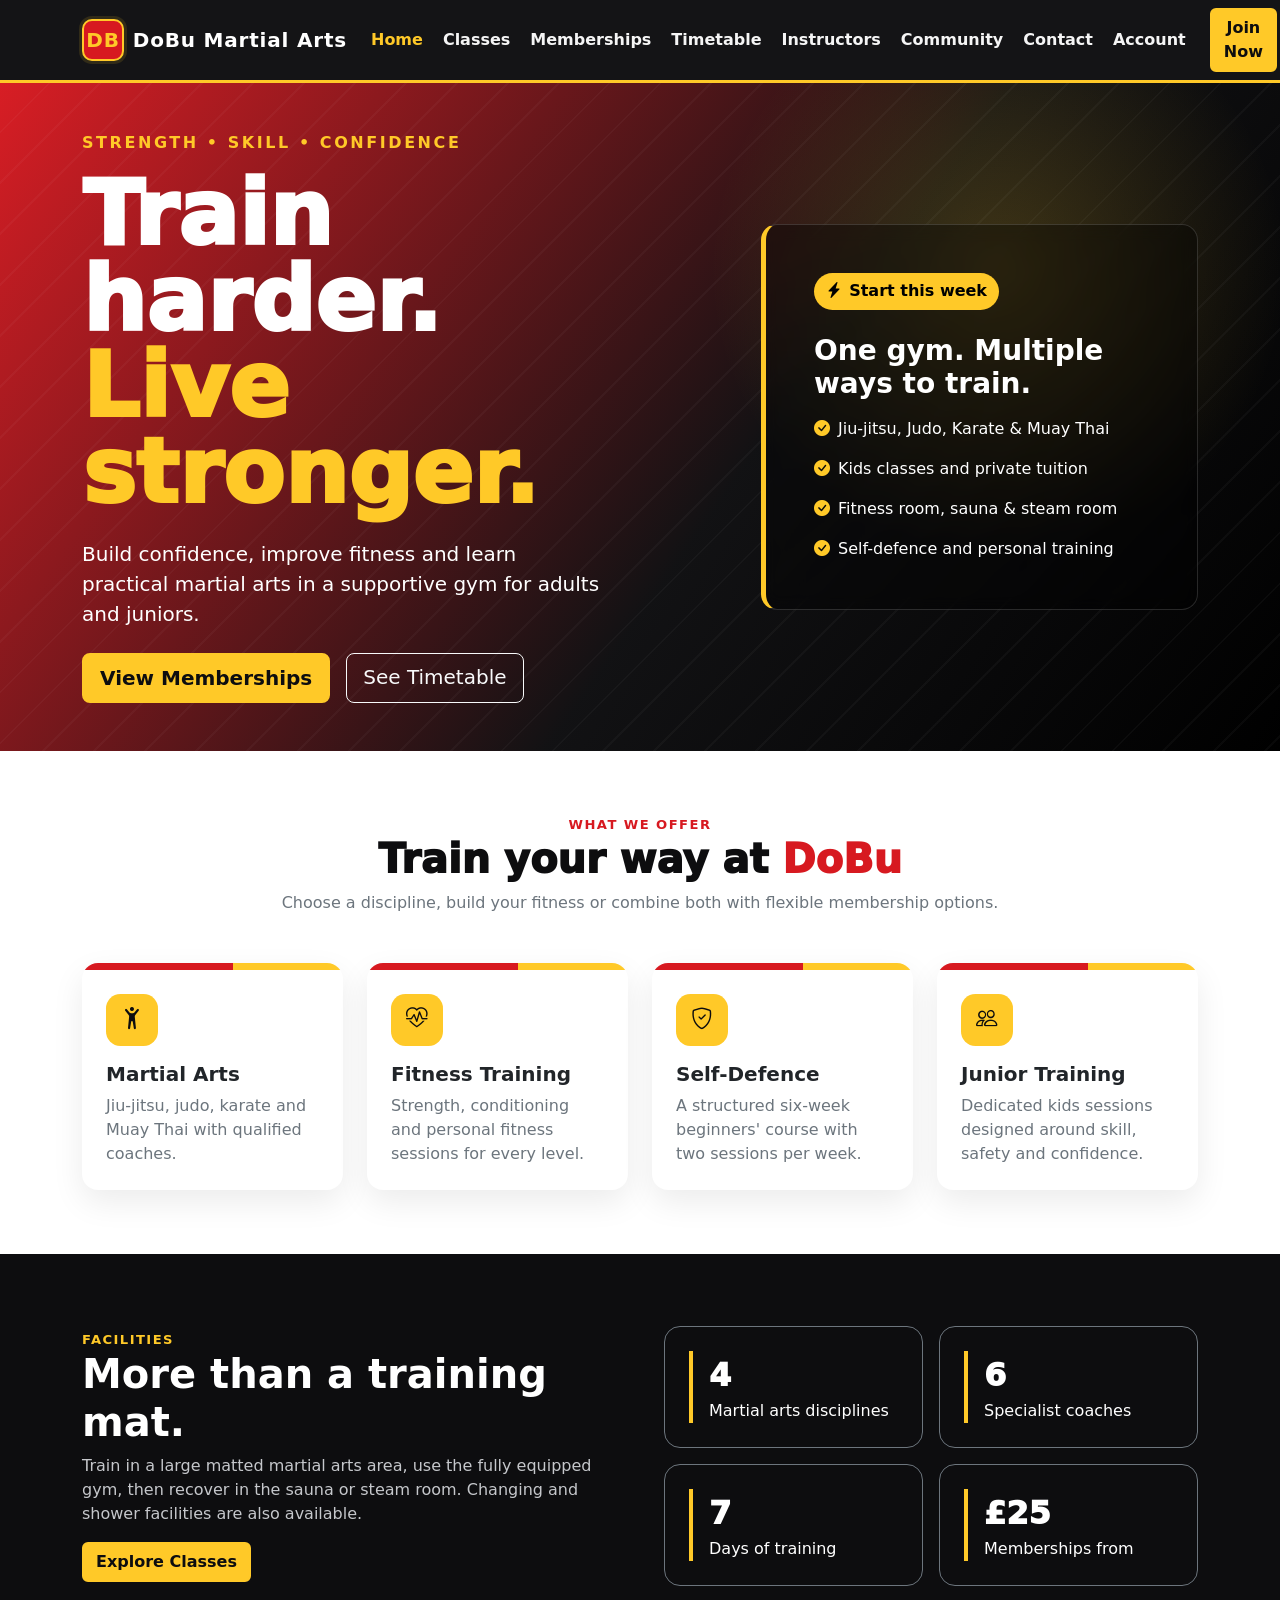
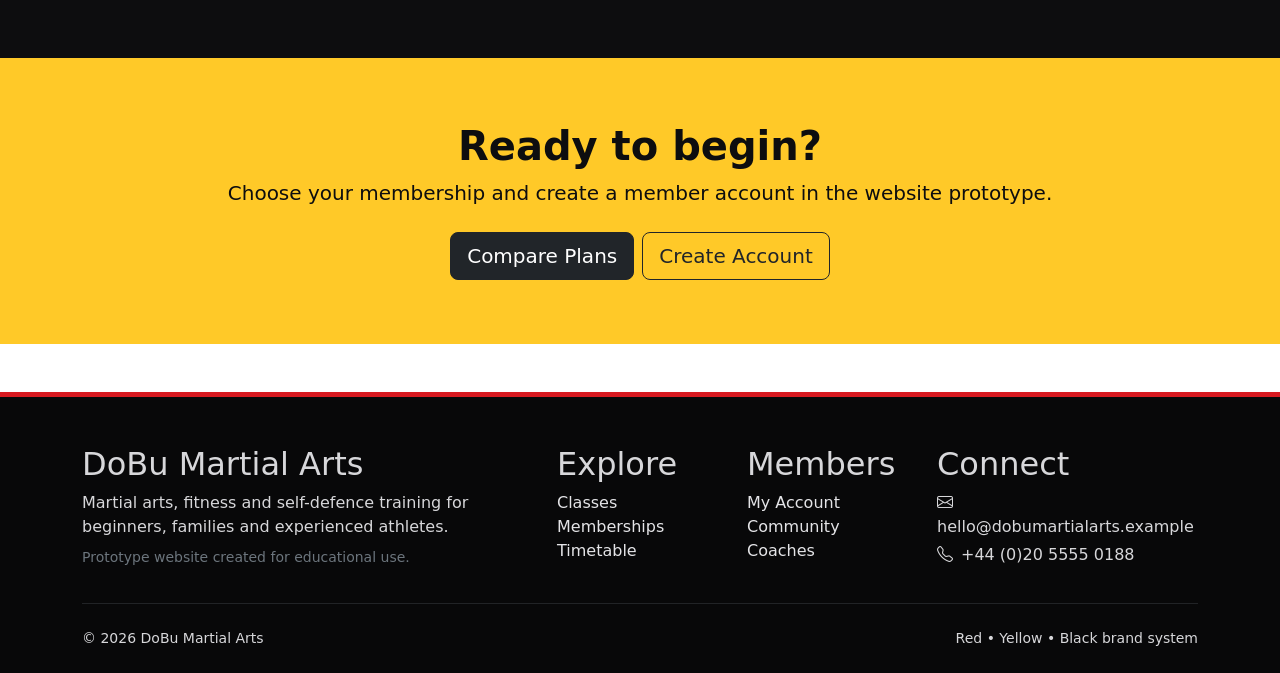
<file: index.html>
<!doctype html>
<html lang="en">
<head>
  <meta charset="utf-8">
  <meta name="viewport" content="width=device-width, initial-scale=1">
  <meta name="description" content="DoBu Martial Arts offers jiu-jitsu, judo, karate, Muay Thai, fitness and self-defence training.">
  <meta name="theme-color" content="#0d0d0f">
  <title>Home | DoBu Martial Arts</title>
  <link href="https://cdn.jsdelivr.net/npm/bootstrap@5.3.3/dist/css/bootstrap.min.css" rel="stylesheet">
  <link href="https://cdn.jsdelivr.net/npm/bootstrap-icons@1.11.3/font/bootstrap-icons.min.css" rel="stylesheet">
  <link href="styles.css" rel="stylesheet">
</head>
<body>
<a href="#main-content" class="skip-link">Skip to main content</a>
<nav class="navbar navbar-expand-xl navbar-dark sticky-top" aria-label="Main navigation">
  <div class="container">
    <a class="navbar-brand d-flex align-items-center" href="index.html"><span class="brand-mark">DB</span> DoBu Martial Arts</a>
    <button class="navbar-toggler" type="button" data-bs-toggle="collapse" data-bs-target="#mainNav" aria-controls="mainNav" aria-expanded="false" aria-label="Toggle navigation"><span class="navbar-toggler-icon"></span></button>
    <div class="collapse navbar-collapse" id="mainNav">
      <ul class="navbar-nav ms-auto align-items-xl-center gap-xl-1"><li class="nav-item"><a class="nav-link active" href="index.html">Home</a></li><li class="nav-item"><a class="nav-link " href="classes.html">Classes</a></li><li class="nav-item"><a class="nav-link " href="memberships.html">Memberships</a></li><li class="nav-item"><a class="nav-link " href="timetable.html">Timetable</a></li><li class="nav-item"><a class="nav-link " href="instructors.html">Instructors</a></li><li class="nav-item"><a class="nav-link " href="community.html">Community</a></li><li class="nav-item"><a class="nav-link " href="contact.html">Contact</a></li><li class="nav-item"><a class="nav-link " href="account.html">Account</a></li></ul>
      <a class="btn btn-yellow ms-xl-3 mt-3 mt-xl-0" href="memberships.html">Join Now</a>
    </div>
  </div>
</nav>

<main id="main-content">
<section class="hero">
  <div class="container py-5">
    <div class="row align-items-center g-5">
      <div class="col-lg-7">
        <div class="hero-kicker mb-3">Strength • Skill • Confidence</div>
        <h1>Train harder.<br><span class="accent">Live stronger.</span></h1>
        <p class="lead mt-4 mb-4 col-xl-10">Build confidence, improve fitness and learn practical martial arts in a supportive gym for adults and juniors.</p>
        <div class="d-flex flex-wrap gap-3"><a class="btn btn-yellow btn-lg" href="memberships.html">View Memberships</a><a class="btn btn-outline-light btn-lg" href="timetable.html">See Timetable</a></div>
      </div>
      <div class="col-lg-5">
        <div class="hero-panel p-4 p-lg-5">
          <span class="hero-badge"><i class="bi bi-lightning-charge-fill"></i> Start this week</span>
          <h2 class="h3 fw-bold mt-4">One gym. Multiple ways to train.</h2>
          <ul class="list-unstyled mt-3 mb-0">
            <li class="mb-3"><i class="bi bi-check-circle-fill text-dma-yellow me-2"></i>Jiu-jitsu, Judo, Karate & Muay Thai</li>
            <li class="mb-3"><i class="bi bi-check-circle-fill text-dma-yellow me-2"></i>Kids classes and private tuition</li>
            <li class="mb-3"><i class="bi bi-check-circle-fill text-dma-yellow me-2"></i>Fitness room, sauna & steam room</li>
            <li><i class="bi bi-check-circle-fill text-dma-yellow me-2"></i>Self-defence and personal training</li>
          </ul>
        </div>
      </div>
    </div>
  </div>
</section>

<section class="py-5">
  <div class="container py-3">
    <div class="text-center mb-5"><div class="section-kicker">What we offer</div><h2 class="section-title display-6">Train your way at <span class="accent">DoBu</span></h2><p class="text-secondary mx-auto" style="max-width:720px">Choose a discipline, build your fitness or combine both with flexible membership options.</p></div>
    <div class="row g-4">
      <div class="col-md-6 col-xl-3"><div class="feature-card card"><div class="card-stripe"></div><div class="card-body p-4"><div class="icon-box mb-3"><i class="bi bi-person-arms-up"></i></div><h3 class="h5 fw-bold">Martial Arts</h3><p class="text-secondary mb-0">Jiu-jitsu, judo, karate and Muay Thai with qualified coaches.</p></div></div></div>
      <div class="col-md-6 col-xl-3"><div class="feature-card card"><div class="card-stripe"></div><div class="card-body p-4"><div class="icon-box mb-3"><i class="bi bi-heart-pulse"></i></div><h3 class="h5 fw-bold">Fitness Training</h3><p class="text-secondary mb-0">Strength, conditioning and personal fitness sessions for every level.</p></div></div></div>
      <div class="col-md-6 col-xl-3"><div class="feature-card card"><div class="card-stripe"></div><div class="card-body p-4"><div class="icon-box mb-3"><i class="bi bi-shield-check"></i></div><h3 class="h5 fw-bold">Self-Defence</h3><p class="text-secondary mb-0">A structured six-week beginners' course with two sessions per week.</p></div></div></div>
      <div class="col-md-6 col-xl-3"><div class="feature-card card"><div class="card-stripe"></div><div class="card-body p-4"><div class="icon-box mb-3"><i class="bi bi-people"></i></div><h3 class="h5 fw-bold">Junior Training</h3><p class="text-secondary mb-0">Dedicated kids sessions designed around skill, safety and confidence.</p></div></div></div>
    </div>
  </div>
</section>

<section class="dark-section py-5">
  <div class="container py-4"><div class="row align-items-center g-5">
    <div class="col-lg-6"><div class="section-kicker text-dma-yellow">Facilities</div><h2 class="display-6 fw-bold">More than a training mat.</h2><p class="text-secondary">Train in a large matted martial arts area, use the fully equipped gym, then recover in the sauna or steam room. Changing and shower facilities are also available.</p><a href="classes.html" class="btn btn-yellow">Explore Classes</a></div>
    <div class="col-lg-6"><div class="row g-3"><div class="col-6"><div class="p-4 border border-secondary rounded-4 h-100"><div class="stat"><strong>4</strong><div>Martial arts disciplines</div></div></div></div><div class="col-6"><div class="p-4 border border-secondary rounded-4 h-100"><div class="stat"><strong>6</strong><div>Specialist coaches</div></div></div></div><div class="col-6"><div class="p-4 border border-secondary rounded-4 h-100"><div class="stat"><strong>7</strong><div>Days of training</div></div></div></div><div class="col-6"><div class="p-4 border border-secondary rounded-4 h-100"><div class="stat"><strong>£25</strong><div>Memberships from</div></div></div></div></div></div>
  </div></div>
</section>

<section class="yellow-section py-5">
  <div class="container py-3 text-center"><h2 class="fw-bold display-6">Ready to begin?</h2><p class="lead mb-4">Choose your membership and create a member account in the website prototype.</p><a href="memberships.html" class="btn btn-dark btn-lg me-2">Compare Plans</a><a href="account.html" class="btn btn-outline-dark btn-lg">Create Account</a></div>
</section>
</main>
<footer class="pt-5 pb-4 mt-5">
  <div class="container">
    <div class="row g-4">
      <div class="col-lg-5"><h2>DoBu Martial Arts</h2><p class="mb-2">Martial arts, fitness and self-defence training for beginners, families and experienced athletes.</p><p class="small text-secondary mb-0">Prototype website created for educational use.</p></div>
      <div class="col-6 col-lg-2"><h2>Explore</h2><ul class="list-unstyled"><li><a href="classes.html">Classes</a></li><li><a href="memberships.html">Memberships</a></li><li><a href="timetable.html">Timetable</a></li></ul></div>
      <div class="col-6 col-lg-2"><h2>Members</h2><ul class="list-unstyled"><li><a href="account.html">My Account</a></li><li><a href="community.html">Community</a></li><li><a href="instructors.html">Coaches</a></li></ul></div>
      <div class="col-lg-3"><h2>Connect</h2><p class="mb-1"><i class="bi bi-envelope me-2"></i>hello@dobumartialarts.example</p><p class="mb-0"><i class="bi bi-telephone me-2"></i>+44 (0)20 5555 0188</p></div>
    </div>
    <hr class="border-secondary my-4">
    <div class="d-flex justify-content-between flex-wrap gap-2 small"><span>© <span data-year></span> DoBu Martial Arts</span><span>Red • Yellow • Black brand system</span></div>
  </div>
</footer>
<script src="https://cdn.jsdelivr.net/npm/bootstrap@5.3.3/dist/js/bootstrap.bundle.min.js"></script>
<script src="app.js"></script>
</body></html>
</file>
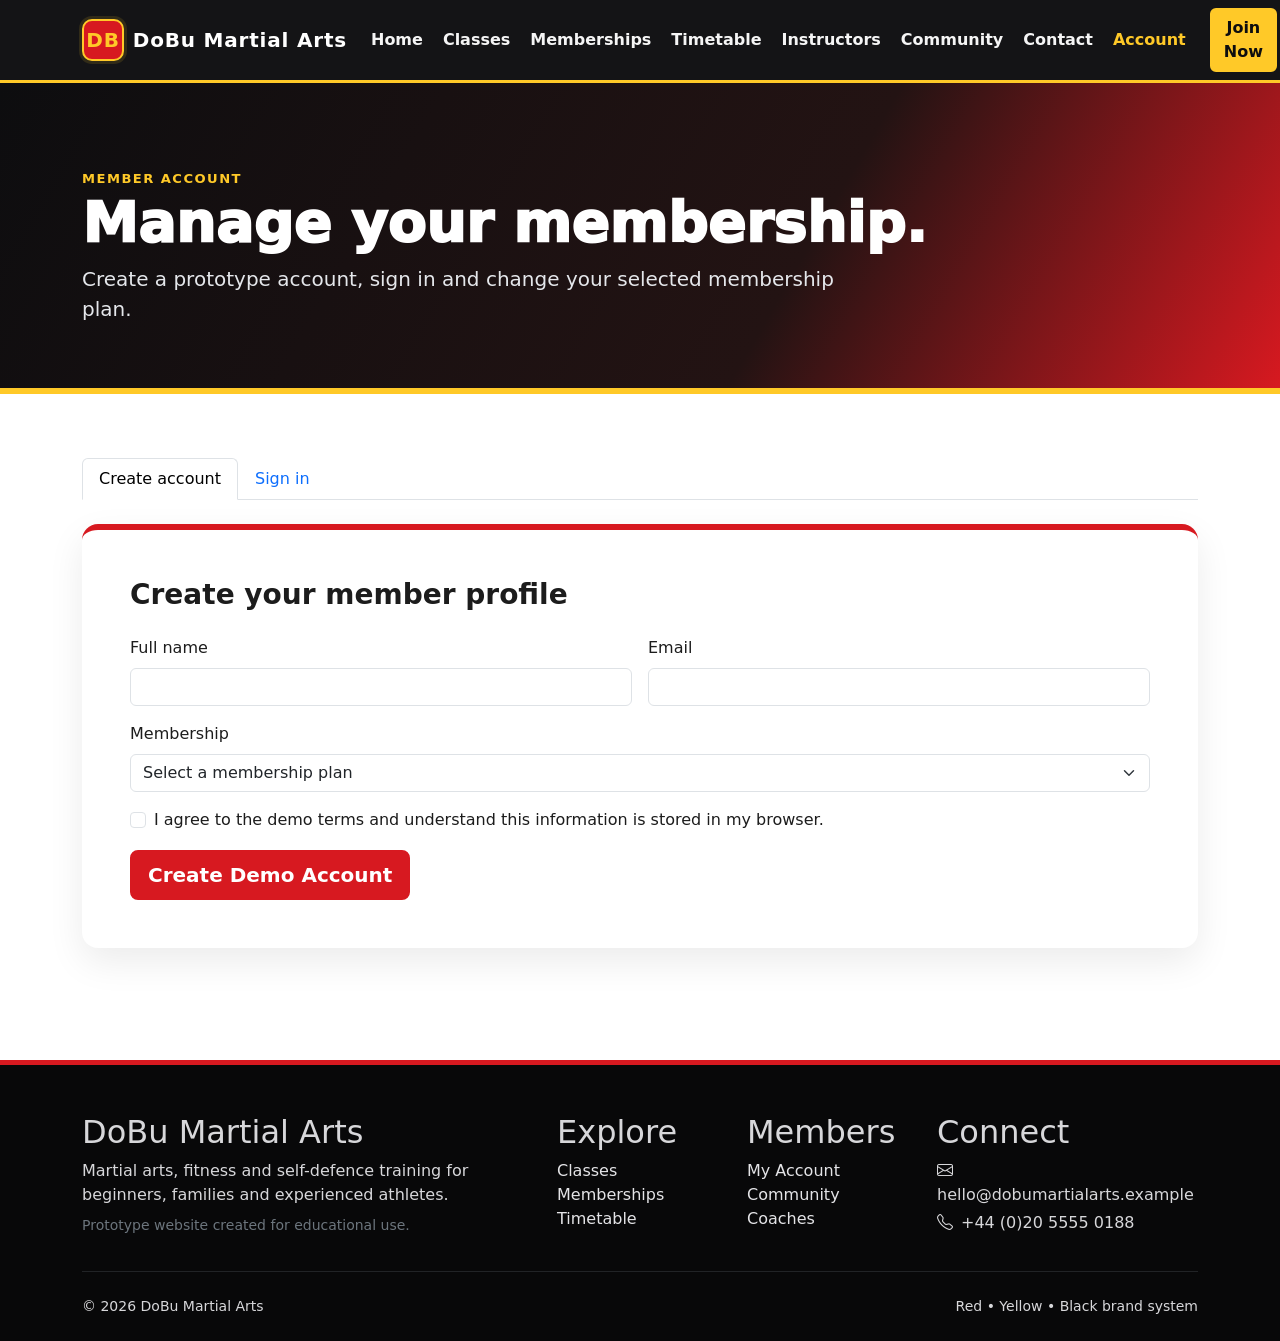
<file: account.html>
<!doctype html>
<html lang="en">
<head>
  <meta charset="utf-8">
  <meta name="viewport" content="width=device-width, initial-scale=1">
  <meta name="description" content="Create a demo DoBu Martial Arts account and manage membership details in the browser.">
  <meta name="theme-color" content="#0d0d0f">
  <title>Member Account | DoBu Martial Arts</title>
  <link href="https://cdn.jsdelivr.net/npm/bootstrap@5.3.3/dist/css/bootstrap.min.css" rel="stylesheet">
  <link href="https://cdn.jsdelivr.net/npm/bootstrap-icons@1.11.3/font/bootstrap-icons.min.css" rel="stylesheet">
  <link href="styles.css" rel="stylesheet">
</head>
<body>
<a href="#main-content" class="skip-link">Skip to main content</a>
<nav class="navbar navbar-expand-xl navbar-dark sticky-top" aria-label="Main navigation">
  <div class="container">
    <a class="navbar-brand d-flex align-items-center" href="index.html"><span class="brand-mark">DB</span> DoBu Martial Arts</a>
    <button class="navbar-toggler" type="button" data-bs-toggle="collapse" data-bs-target="#mainNav" aria-controls="mainNav" aria-expanded="false" aria-label="Toggle navigation"><span class="navbar-toggler-icon"></span></button>
    <div class="collapse navbar-collapse" id="mainNav">
      <ul class="navbar-nav ms-auto align-items-xl-center gap-xl-1"><li class="nav-item"><a class="nav-link " href="index.html">Home</a></li><li class="nav-item"><a class="nav-link " href="classes.html">Classes</a></li><li class="nav-item"><a class="nav-link " href="memberships.html">Memberships</a></li><li class="nav-item"><a class="nav-link " href="timetable.html">Timetable</a></li><li class="nav-item"><a class="nav-link " href="instructors.html">Instructors</a></li><li class="nav-item"><a class="nav-link " href="community.html">Community</a></li><li class="nav-item"><a class="nav-link " href="contact.html">Contact</a></li><li class="nav-item"><a class="nav-link active" href="account.html">Account</a></li></ul>
      <a class="btn btn-yellow ms-xl-3 mt-3 mt-xl-0" href="memberships.html">Join Now</a>
    </div>
  </div>
</nav>

<main id="main-content">
<section class="page-hero"><div class="container"><div class="section-kicker text-dma-yellow">Member Account</div><h1 class="display-4">Manage your membership.</h1><p class="lead mb-0">Create a prototype account, sign in and change your selected membership plan.</p></div></section>
<section class="py-5"><div class="container py-3">
<div id="profileBox"></div>
<div id="authTabs">
<ul class="nav nav-tabs mb-4" id="accountTabs" role="tablist"><li class="nav-item"><button class="nav-link active" data-bs-toggle="tab" data-bs-target="#registerPane" type="button">Create account</button></li><li class="nav-item"><button class="nav-link" data-bs-toggle="tab" data-bs-target="#loginPane" type="button">Sign in</button></li></ul>
<div class="tab-content">
<div class="tab-pane fade show active" id="registerPane">
    <div class="account-panel p-4 p-lg-5">
        <h2 class="h3 fw-bold">Create your member profile</h2>

        <form id="registerForm" class="needs-validation mt-4" novalidate>
            <div class="row g-3">

                <div class="col-md-6">
                    <label for="fullName" class="form-label">Full name</label>
                    <input
                        id="fullName"
                        name="fullName"
                        class="form-control"
                        required
                    >
                    <div class="invalid-feedback">
                        Please enter your full name.
                    </div>
                </div>

                <div class="col-md-6">
                    <label for="email" class="form-label">Email</label>
                    <input
                        id="email"
                        name="email"
                        type="email"
                        class="form-control"
                        required
                    >
                    <div class="invalid-feedback">
                        Please enter a valid email.
                    </div>
                </div>

                <div class="col-12">
                    <label for="membershipPlan" class="form-label">Membership</label>

                    <select
                        id="membershipPlan"
                        name="membershipPlan"
                        class="form-select"
                        required
                    >
                        <option value="" selected disabled>
                            Select a membership plan
                        </option>
                        <option value="basic">Basic</option>
                        <option value="intermediate">Intermediate</option>
                        <option value="advanced">Advanced</option>
                        <option value="elite">Elite</option>
                        <option value="junior">Junior</option>
                    </select>

                    <div class="invalid-feedback">
                        Please select a membership plan.
                    </div>
                </div>

                <div class="col-12">
                    <div class="form-check">
                        <input
                            class="form-check-input"
                            type="checkbox"
                            id="agree"
                            required
                        >

                        <label class="form-check-label" for="agree">
                            I agree to the demo terms and understand this information
                            is stored in my browser.
                        </label>

                        <div class="invalid-feedback">
                            Please confirm before continuing.
                        </div>
                    </div>
                </div>

                <div class="col-12">
                    <button type="submit" class="btn btn-dma btn-lg">
                        Create Demo Account
                    </button>
                </div>

            </div>
        </form>
    </div>
</div>
  <div class="tab-pane fade" id="loginPane"><div class="account-panel p-4 p-lg-5"><h2 class="h3 fw-bold">Sign in to your demo account</h2><form id="loginForm" class="needs-validation mt-4" novalidate><div class="mb-3"><label for="loginEmail" class="form-label">Email</label><input id="loginEmail" name="loginEmail" type="email" class="form-control" required><div class="invalid-feedback">Please enter your email.</div></div><button class="btn btn-dark">Sign In</button></form></div></div>
</div></div>
</div></section>
</main>
<footer class="pt-5 pb-4 mt-5">
  <div class="container">
    <div class="row g-4">
      <div class="col-lg-5"><h2>DoBu Martial Arts</h2><p class="mb-2">Martial arts, fitness and self-defence training for beginners, families and experienced athletes.</p><p class="small text-secondary mb-0">Prototype website created for educational use.</p></div>
      <div class="col-6 col-lg-2"><h2>Explore</h2><ul class="list-unstyled"><li><a href="classes.html">Classes</a></li><li><a href="memberships.html">Memberships</a></li><li><a href="timetable.html">Timetable</a></li></ul></div>
      <div class="col-6 col-lg-2"><h2>Members</h2><ul class="list-unstyled"><li><a href="account.html">My Account</a></li><li><a href="community.html">Community</a></li><li><a href="instructors.html">Coaches</a></li></ul></div>
      <div class="col-lg-3"><h2>Connect</h2><p class="mb-1"><i class="bi bi-envelope me-2"></i>hello@dobumartialarts.example</p><p class="mb-0"><i class="bi bi-telephone me-2"></i>+44 (0)20 5555 0188</p></div>
    </div>
    <hr class="border-secondary my-4">
    <div class="d-flex justify-content-between flex-wrap gap-2 small"><span>© <span data-year></span> DoBu Martial Arts</span><span>Red • Yellow • Black brand system</span></div>
  </div>
</footer>
<script src="https://cdn.jsdelivr.net/npm/bootstrap@5.3.3/dist/js/bootstrap.bundle.min.js"></script>
<script src="app.js"></script>
</body></html>
</file>
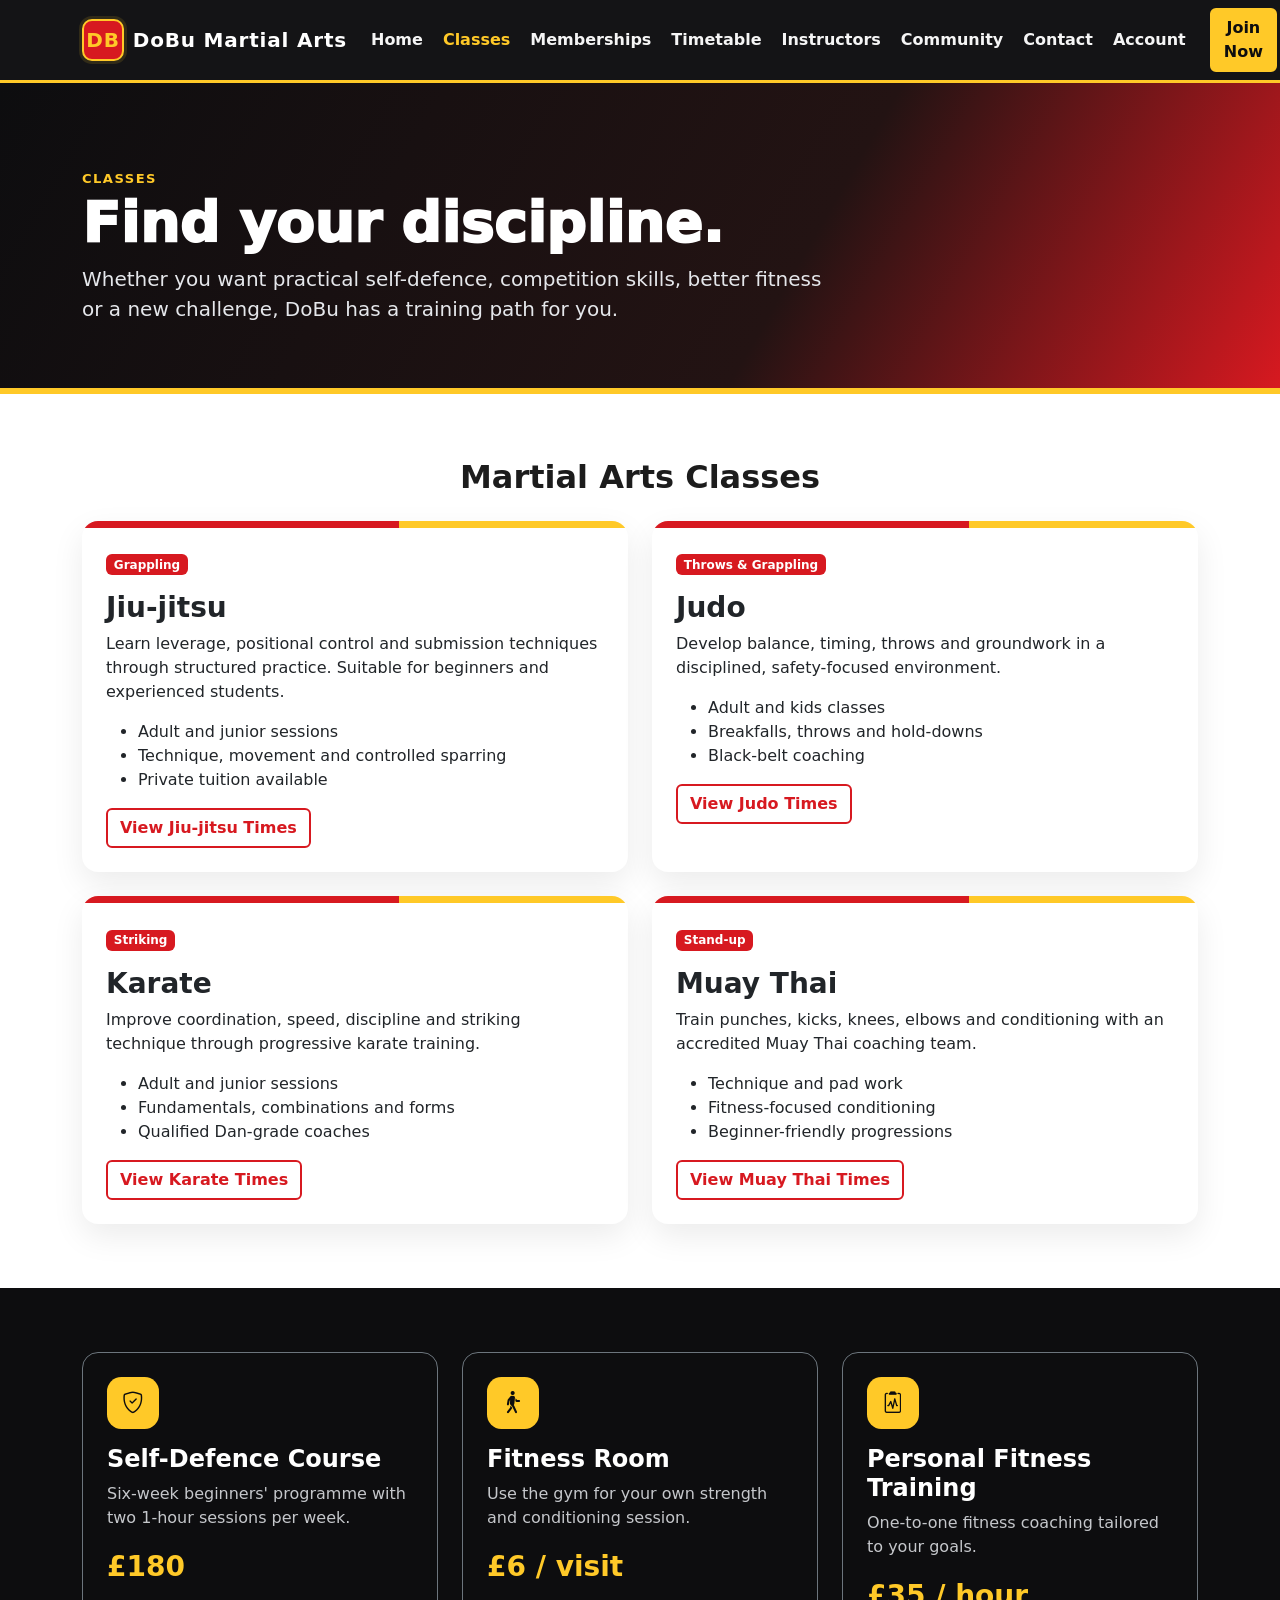
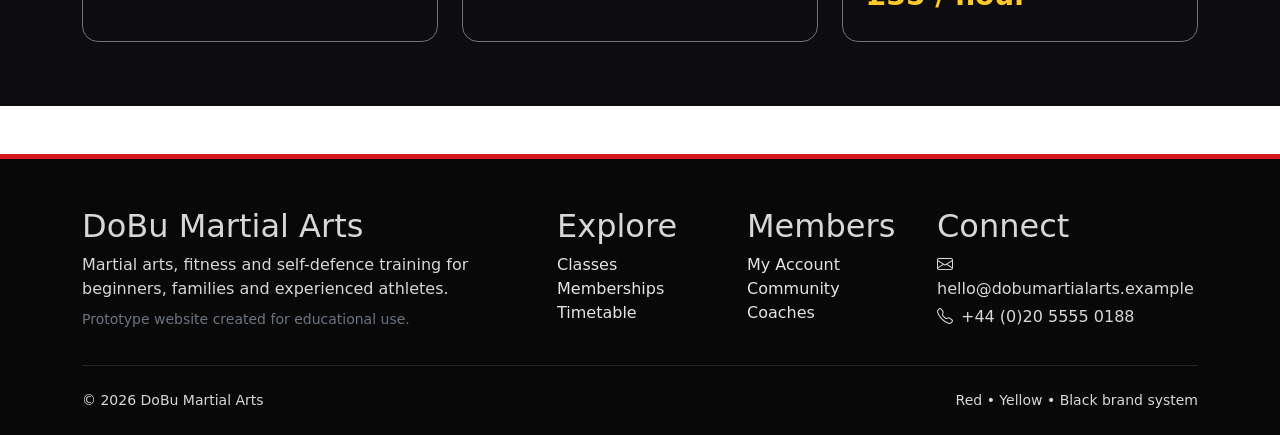
<file: classes.html>
<!doctype html>
<html lang="en">
<head>
  <meta charset="utf-8">
  <meta name="viewport" content="width=device-width, initial-scale=1">
  <meta name="description" content="Explore jiu-jitsu, judo, karate, Muay Thai, self-defence and fitness classes at DoBu Martial Arts.">
  <meta name="theme-color" content="#0d0d0f">
  <title>Classes | DoBu Martial Arts</title>
  <link href="https://cdn.jsdelivr.net/npm/bootstrap@5.3.3/dist/css/bootstrap.min.css" rel="stylesheet">
  <link href="https://cdn.jsdelivr.net/npm/bootstrap-icons@1.11.3/font/bootstrap-icons.min.css" rel="stylesheet">
  <link href="styles.css" rel="stylesheet">
</head>
<body>
<a href="#main-content" class="skip-link">Skip to main content</a>
<nav class="navbar navbar-expand-xl navbar-dark sticky-top" aria-label="Main navigation">
  <div class="container">
    <a class="navbar-brand d-flex align-items-center" href="index.html"><span class="brand-mark">DB</span> DoBu Martial Arts</a>
    <button class="navbar-toggler" type="button" data-bs-toggle="collapse" data-bs-target="#mainNav" aria-controls="mainNav" aria-expanded="false" aria-label="Toggle navigation"><span class="navbar-toggler-icon"></span></button>
    <div class="collapse navbar-collapse" id="mainNav">
      <ul class="navbar-nav ms-auto align-items-xl-center gap-xl-1"><li class="nav-item"><a class="nav-link " href="index.html">Home</a></li><li class="nav-item"><a class="nav-link active" href="classes.html">Classes</a></li><li class="nav-item"><a class="nav-link " href="memberships.html">Memberships</a></li><li class="nav-item"><a class="nav-link " href="timetable.html">Timetable</a></li><li class="nav-item"><a class="nav-link " href="instructors.html">Instructors</a></li><li class="nav-item"><a class="nav-link " href="community.html">Community</a></li><li class="nav-item"><a class="nav-link " href="contact.html">Contact</a></li><li class="nav-item"><a class="nav-link " href="account.html">Account</a></li></ul>
      <a class="btn btn-yellow ms-xl-3 mt-3 mt-xl-0" href="memberships.html">Join Now</a>
    </div>
  </div>
</nav>

<main id="main-content">
<section class="page-hero"><div class="container"><div class="section-kicker text-dma-yellow">Classes</div><h1 class="display-4">Find your discipline.</h1><p class="lead mb-0">Whether you want practical self-defence, competition skills, better fitness or a new challenge, DoBu has a training path for you.</p></div></section>
<section class="py-5">
    <div class="container py-3">

        <h2 class="text-center fw-bold mb-4">Martial Arts Classes</h2>

        <div class="row g-4">

            <div class="col-md-6">
                <article class="class-card card">
                    <div class="card-stripe"></div>
                    <div class="card-body p-4">
                        <span class="badge badge-class mb-3">Grappling</span>
                        <h3 class="h3 fw-bold">Jiu-jitsu</h3>
                        <p>
                            Learn leverage, positional control and submission techniques
                            through structured practice. Suitable for beginners and
                            experienced students.
                        </p>
                        <ul>
                            <li>Adult and junior sessions</li>
                            <li>Technique, movement and controlled sparring</li>
                            <li>Private tuition available</li>
                        </ul>
                        <a href="timetable.html" class="btn btn-outline-dma">
                            View Jiu-jitsu Times
                        </a>
                    </div>
                </article>
            </div>

            <div class="col-md-6">
                <article class="class-card card">
                    <div class="card-stripe"></div>
                    <div class="card-body p-4">
                        <span class="badge badge-class mb-3">Throws &amp; Grappling</span>
                        <h3 class="h3 fw-bold">Judo</h3>
                        <p>
                            Develop balance, timing, throws and groundwork in a disciplined,
                            safety-focused environment.
                        </p>
                        <ul>
                            <li>Adult and kids classes</li>
                            <li>Breakfalls, throws and hold-downs</li>
                            <li>Black-belt coaching</li>
                        </ul>
                        <a href="timetable.html" class="btn btn-outline-dma">
                            View Judo Times
                        </a>
                    </div>
                </article>
            </div>

            <div class="col-md-6">
                <article class="class-card card">
                    <div class="card-stripe"></div>
                    <div class="card-body p-4">
                        <span class="badge badge-class mb-3">Striking</span>
                        <h3 class="h3 fw-bold">Karate</h3>
                        <p>
                            Improve coordination, speed, discipline and striking technique
                            through progressive karate training.
                        </p>
                        <ul>
                            <li>Adult and junior sessions</li>
                            <li>Fundamentals, combinations and forms</li>
                            <li>Qualified Dan-grade coaches</li>
                        </ul>
                        <a href="timetable.html" class="btn btn-outline-dma">
                            View Karate Times
                        </a>
                    </div>
                </article>
            </div>

            <div class="col-md-6">
                <article class="class-card card">
                    <div class="card-stripe"></div>
                    <div class="card-body p-4">
                        <span class="badge badge-class mb-3">Stand-up</span>
                        <h3 class="h3 fw-bold">Muay Thai</h3>
                        <p>
                            Train punches, kicks, knees, elbows and conditioning with an
                            accredited Muay Thai coaching team.
                        </p>
                        <ul>
                            <li>Technique and pad work</li>
                            <li>Fitness-focused conditioning</li>
                            <li>Beginner-friendly progressions</li>
                        </ul>
                        <a href="timetable.html" class="btn btn-outline-dma">
                            View Muay Thai Times
                        </a>
                    </div>
                </article>
            </div>

        </div>
    </div>
</section>
<section class="dark-section py-5"><div class="container py-3"><div class="row g-4 align-items-stretch">
<div class="col-lg-4"><div class="p-4 border border-secondary rounded-4 h-100"><div class="icon-box mb-3"><i class="bi bi-shield-check"></i></div><h2 class="h4 fw-bold">Self-Defence Course</h2><p class="text-secondary">Six-week beginners' programme with two 1-hour sessions per week.</p><div class="fs-3 fw-bold text-dma-yellow">£180</div></div></div>
<div class="col-lg-4"><div class="p-4 border border-secondary rounded-4 h-100"><div class="icon-box mb-3"><i class="bi bi-person-walking"></i></div><h2 class="h4 fw-bold">Fitness Room</h2><p class="text-secondary">Use the gym for your own strength and conditioning session.</p><div class="fs-3 fw-bold text-dma-yellow">£6 / visit</div></div></div>
<div class="col-lg-4"><div class="p-4 border border-secondary rounded-4 h-100"><div class="icon-box mb-3"><i class="bi bi-clipboard2-pulse"></i></div><h2 class="h4 fw-bold">Personal Fitness Training</h2><p class="text-secondary">One-to-one fitness coaching tailored to your goals.</p><div class="fs-3 fw-bold text-dma-yellow">£35 / hour</div></div></div>
</div></div></section>
</main>
<footer class="pt-5 pb-4 mt-5">
  <div class="container">
    <div class="row g-4">
      <div class="col-lg-5"><h2>DoBu Martial Arts</h2><p class="mb-2">Martial arts, fitness and self-defence training for beginners, families and experienced athletes.</p><p class="small text-secondary mb-0">Prototype website created for educational use.</p></div>
      <div class="col-6 col-lg-2"><h2>Explore</h2><ul class="list-unstyled"><li><a href="classes.html">Classes</a></li><li><a href="memberships.html">Memberships</a></li><li><a href="timetable.html">Timetable</a></li></ul></div>
      <div class="col-6 col-lg-2"><h2>Members</h2><ul class="list-unstyled"><li><a href="account.html">My Account</a></li><li><a href="community.html">Community</a></li><li><a href="instructors.html">Coaches</a></li></ul></div>
      <div class="col-lg-3"><h2>Connect</h2><p class="mb-1"><i class="bi bi-envelope me-2"></i>hello@dobumartialarts.example</p><p class="mb-0"><i class="bi bi-telephone me-2"></i>+44 (0)20 5555 0188</p></div>
    </div>
    <hr class="border-secondary my-4">
    <div class="d-flex justify-content-between flex-wrap gap-2 small"><span>© <span data-year></span> DoBu Martial Arts</span><span>Red • Yellow • Black brand system</span></div>
  </div>
</footer>
<script src="https://cdn.jsdelivr.net/npm/bootstrap@5.3.3/dist/js/bootstrap.bundle.min.js"></script>
<script src="app.js"></script>
</body></html>
</file>
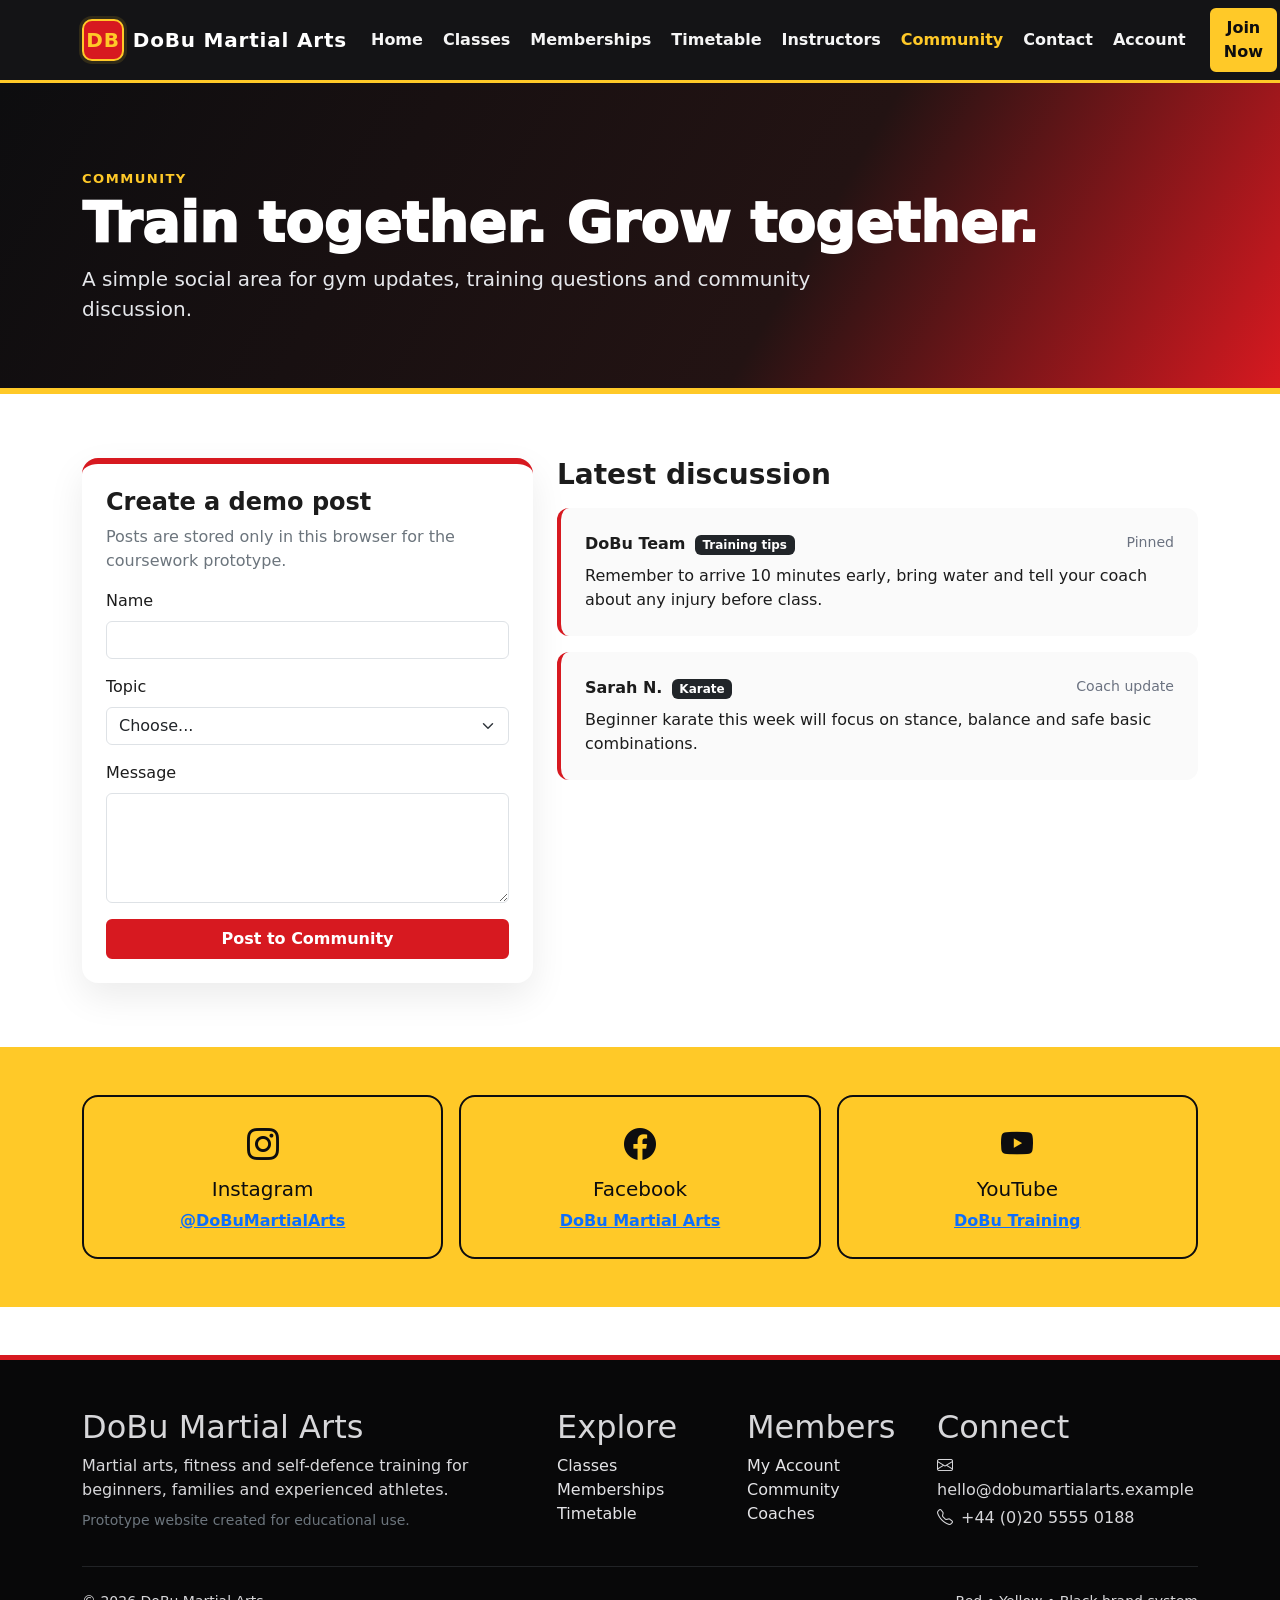
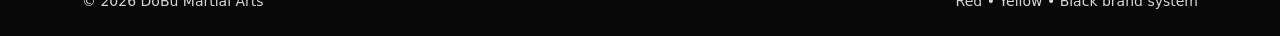
<file: community.html>
<!doctype html>
<html lang="en">
<head>
  <meta charset="utf-8">
  <meta name="viewport" content="width=device-width, initial-scale=1">
  <meta name="description" content="Join the DoBu Martial Arts community forum and find social media links.">
  <meta name="theme-color" content="#0d0d0f">
  <title>Community | DoBu Martial Arts</title>
  <link href="https://cdn.jsdelivr.net/npm/bootstrap@5.3.3/dist/css/bootstrap.min.css" rel="stylesheet">
  <link href="https://cdn.jsdelivr.net/npm/bootstrap-icons@1.11.3/font/bootstrap-icons.min.css" rel="stylesheet">
  <link href="styles.css" rel="stylesheet">
</head>
<body>
<a href="#main-content" class="skip-link">Skip to main content</a>
<nav class="navbar navbar-expand-xl navbar-dark sticky-top" aria-label="Main navigation">
  <div class="container">
    <a class="navbar-brand d-flex align-items-center" href="index.html"><span class="brand-mark">DB</span> DoBu Martial Arts</a>
    <button class="navbar-toggler" type="button" data-bs-toggle="collapse" data-bs-target="#mainNav" aria-controls="mainNav" aria-expanded="false" aria-label="Toggle navigation"><span class="navbar-toggler-icon"></span></button>
    <div class="collapse navbar-collapse" id="mainNav">
      <ul class="navbar-nav ms-auto align-items-xl-center gap-xl-1"><li class="nav-item"><a class="nav-link " href="index.html">Home</a></li><li class="nav-item"><a class="nav-link " href="classes.html">Classes</a></li><li class="nav-item"><a class="nav-link " href="memberships.html">Memberships</a></li><li class="nav-item"><a class="nav-link " href="timetable.html">Timetable</a></li><li class="nav-item"><a class="nav-link " href="instructors.html">Instructors</a></li><li class="nav-item"><a class="nav-link active" href="community.html">Community</a></li><li class="nav-item"><a class="nav-link " href="contact.html">Contact</a></li><li class="nav-item"><a class="nav-link " href="account.html">Account</a></li></ul>
      <a class="btn btn-yellow ms-xl-3 mt-3 mt-xl-0" href="memberships.html">Join Now</a>
    </div>
  </div>
</nav>

<main id="main-content">
<section class="page-hero"><div class="container"><div class="section-kicker text-dma-yellow">Community</div><h1 class="display-4">Train together. Grow together.</h1><p class="lead mb-0">A simple social area for gym updates, training questions and community discussion.</p></div></section>
<section class="py-5"><div class="container py-3"><div class="row g-4">
<div class="col-lg-5"><div class="forum-panel p-4"><h2 class="h4 fw-bold">Create a demo post</h2><p class="text-secondary">Posts are stored only in this browser for the coursework prototype.</p><form id="forumForm" class="needs-validation" novalidate><div class="mb-3"><label class="form-label" for="forumName">Name</label><input class="form-control" id="forumName" name="forumName" required maxlength="40"><div class="invalid-feedback">Please enter your name.</div></div><div class="mb-3"><label class="form-label" for="forumTopic">Topic</label><select class="form-select" id="forumTopic" name="forumTopic" required><option value="" selected disabled>Choose...</option><option>Training tips</option><option>Jiu-jitsu</option><option>Judo</option><option>Karate</option><option>Muay Thai</option><option>Fitness</option></select><div class="invalid-feedback">Please choose a topic.</div></div><div class="mb-3"><label class="form-label" for="forumMessage">Message</label><textarea class="form-control" id="forumMessage" name="forumMessage" rows="4" required maxlength="300"></textarea><div class="invalid-feedback">Please add a message.</div></div><button class="btn btn-dma w-100">Post to Community</button></form></div></div>
<div class="col-lg-7"><h2 class="h3 fw-bold mb-3">Latest discussion</h2><div id="forumList"></div></div>
</div></div></section>
<section class="yellow-section py-5"><div class="container"><div class="row g-3 text-center"><div class="col-md-4"><div class="social-card p-4 h-100"><i class="bi bi-instagram fs-2"></i><h3 class="h5 mt-2">Instagram</h3><a href="#" class="fw-bold">@DoBuMartialArts</a></div></div><div class="col-md-4"><div class="social-card p-4 h-100"><i class="bi bi-facebook fs-2"></i><h3 class="h5 mt-2">Facebook</h3><a href="#" class="fw-bold">DoBu Martial Arts</a></div></div><div class="col-md-4"><div class="social-card p-4 h-100"><i class="bi bi-youtube fs-2"></i><h3 class="h5 mt-2">YouTube</h3><a href="#" class="fw-bold">DoBu Training</a></div></div></div></div></section>
</main>
<footer class="pt-5 pb-4 mt-5">
  <div class="container">
    <div class="row g-4">
      <div class="col-lg-5"><h2>DoBu Martial Arts</h2><p class="mb-2">Martial arts, fitness and self-defence training for beginners, families and experienced athletes.</p><p class="small text-secondary mb-0">Prototype website created for educational use.</p></div>
      <div class="col-6 col-lg-2"><h2>Explore</h2><ul class="list-unstyled"><li><a href="classes.html">Classes</a></li><li><a href="memberships.html">Memberships</a></li><li><a href="timetable.html">Timetable</a></li></ul></div>
      <div class="col-6 col-lg-2"><h2>Members</h2><ul class="list-unstyled"><li><a href="account.html">My Account</a></li><li><a href="community.html">Community</a></li><li><a href="instructors.html">Coaches</a></li></ul></div>
      <div class="col-lg-3"><h2>Connect</h2><p class="mb-1"><i class="bi bi-envelope me-2"></i>hello@dobumartialarts.example</p><p class="mb-0"><i class="bi bi-telephone me-2"></i>+44 (0)20 5555 0188</p></div>
    </div>
    <hr class="border-secondary my-4">
    <div class="d-flex justify-content-between flex-wrap gap-2 small"><span>© <span data-year></span> DoBu Martial Arts</span><span>Red • Yellow • Black brand system</span></div>
  </div>
</footer>
<script src="https://cdn.jsdelivr.net/npm/bootstrap@5.3.3/dist/js/bootstrap.bundle.min.js"></script>
<script src="app.js"></script>
</body></html>
</file>
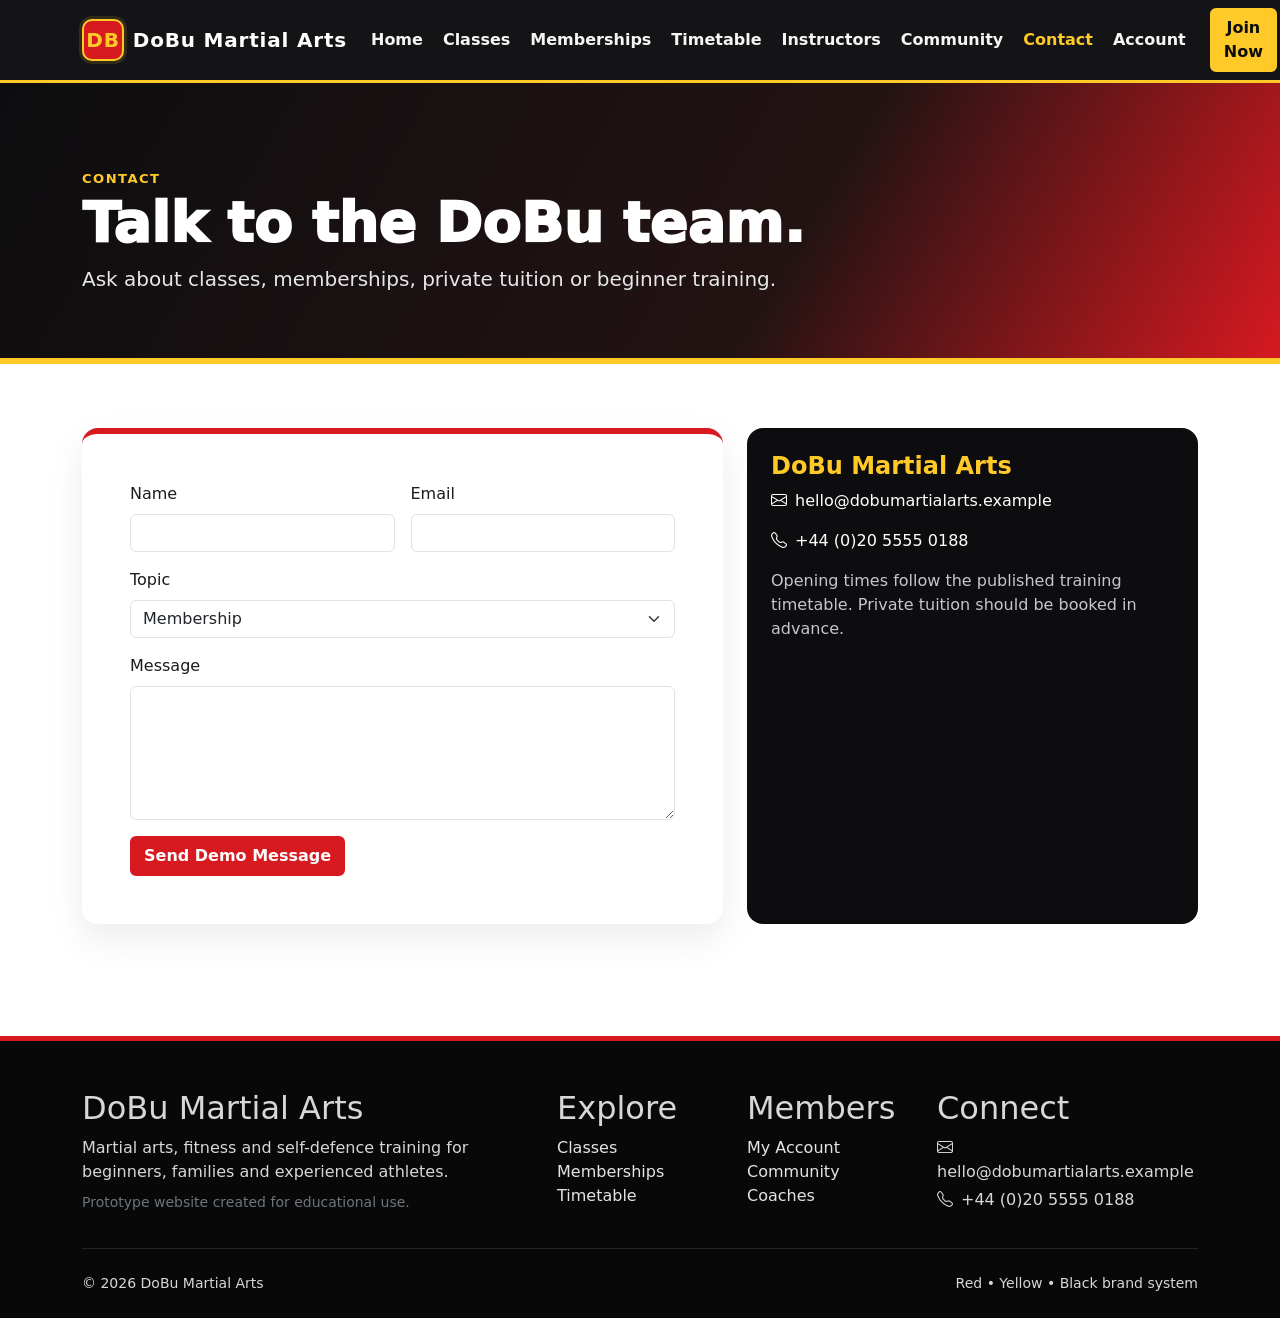
<file: contact.html>
<!doctype html>
<html lang="en">
<head>
  <meta charset="utf-8">
  <meta name="viewport" content="width=device-width, initial-scale=1">
  <meta name="description" content="Contact DoBu Martial Arts about memberships, classes and private tuition.">
  <meta name="theme-color" content="#0d0d0f">
  <title>Contact | DoBu Martial Arts</title>
  <link href="https://cdn.jsdelivr.net/npm/bootstrap@5.3.3/dist/css/bootstrap.min.css" rel="stylesheet">
  <link href="https://cdn.jsdelivr.net/npm/bootstrap-icons@1.11.3/font/bootstrap-icons.min.css" rel="stylesheet">
  <link href="styles.css" rel="stylesheet">
</head>
<body>
<a href="#main-content" class="skip-link">Skip to main content</a>
<nav class="navbar navbar-expand-xl navbar-dark sticky-top" aria-label="Main navigation">
  <div class="container">
    <a class="navbar-brand d-flex align-items-center" href="index.html"><span class="brand-mark">DB</span> DoBu Martial Arts</a>
    <button class="navbar-toggler" type="button" data-bs-toggle="collapse" data-bs-target="#mainNav" aria-controls="mainNav" aria-expanded="false" aria-label="Toggle navigation"><span class="navbar-toggler-icon"></span></button>
    <div class="collapse navbar-collapse" id="mainNav">
      <ul class="navbar-nav ms-auto align-items-xl-center gap-xl-1"><li class="nav-item"><a class="nav-link " href="index.html">Home</a></li><li class="nav-item"><a class="nav-link " href="classes.html">Classes</a></li><li class="nav-item"><a class="nav-link " href="memberships.html">Memberships</a></li><li class="nav-item"><a class="nav-link " href="timetable.html">Timetable</a></li><li class="nav-item"><a class="nav-link " href="instructors.html">Instructors</a></li><li class="nav-item"><a class="nav-link " href="community.html">Community</a></li><li class="nav-item"><a class="nav-link active" href="contact.html">Contact</a></li><li class="nav-item"><a class="nav-link " href="account.html">Account</a></li></ul>
      <a class="btn btn-yellow ms-xl-3 mt-3 mt-xl-0" href="memberships.html">Join Now</a>
    </div>
  </div>
</nav>

<main id="main-content"><section class="page-hero"><div class="container"><div class="section-kicker text-dma-yellow">Contact</div><h1 class="display-4">Talk to the DoBu team.</h1><p class="lead mb-0">Ask about classes, memberships, private tuition or beginner training.</p></div></section><section class="py-5"><div class="container py-3"><div class="row g-4"><div class="col-lg-7"><div class="account-panel p-4 p-lg-5"><form id="contactForm" class="needs-validation" novalidate><div class="row g-3"><div class="col-md-6"><label class="form-label" for="contactName">Name</label><input id="contactName" class="form-control" required></div><div class="col-md-6"><label class="form-label" for="contactEmail">Email</label><input id="contactEmail" type="email" class="form-control" required></div><div class="col-12"><label class="form-label" for="contactTopic">Topic</label><select id="contactTopic" class="form-select"><option>Membership</option><option>Classes</option><option>Private tuition</option><option>Self-defence course</option><option>Other</option></select></div><div class="col-12"><label class="form-label" for="contactMessage">Message</label><textarea id="contactMessage" class="form-control" rows="5" required></textarea></div><div class="col-12"><button class="btn btn-dma">Send Demo Message</button></div></div></form></div></div><div class="col-lg-5"><div class="dark-section rounded-4 p-4 h-100"><h2 class="h4 fw-bold text-dma-yellow">DoBu Martial Arts</h2><p><i class="bi bi-envelope me-2"></i>hello@dobumartialarts.example</p><p><i class="bi bi-telephone me-2"></i>+44 (0)20 5555 0188</p><p class="text-secondary">Opening times follow the published training timetable. Private tuition should be booked in advance.</p></div></div></div></div></section></main>
<footer class="pt-5 pb-4 mt-5">
  <div class="container">
    <div class="row g-4">
      <div class="col-lg-5"><h2>DoBu Martial Arts</h2><p class="mb-2">Martial arts, fitness and self-defence training for beginners, families and experienced athletes.</p><p class="small text-secondary mb-0">Prototype website created for educational use.</p></div>
      <div class="col-6 col-lg-2"><h2>Explore</h2><ul class="list-unstyled"><li><a href="classes.html">Classes</a></li><li><a href="memberships.html">Memberships</a></li><li><a href="timetable.html">Timetable</a></li></ul></div>
      <div class="col-6 col-lg-2"><h2>Members</h2><ul class="list-unstyled"><li><a href="account.html">My Account</a></li><li><a href="community.html">Community</a></li><li><a href="instructors.html">Coaches</a></li></ul></div>
      <div class="col-lg-3"><h2>Connect</h2><p class="mb-1"><i class="bi bi-envelope me-2"></i>hello@dobumartialarts.example</p><p class="mb-0"><i class="bi bi-telephone me-2"></i>+44 (0)20 5555 0188</p></div>
    </div>
    <hr class="border-secondary my-4">
    <div class="d-flex justify-content-between flex-wrap gap-2 small"><span>© <span data-year></span> DoBu Martial Arts</span><span>Red • Yellow • Black brand system</span></div>
  </div>
</footer>
<script src="https://cdn.jsdelivr.net/npm/bootstrap@5.3.3/dist/js/bootstrap.bundle.min.js"></script>
<script src="app.js"></script>
</body></html>
</file>
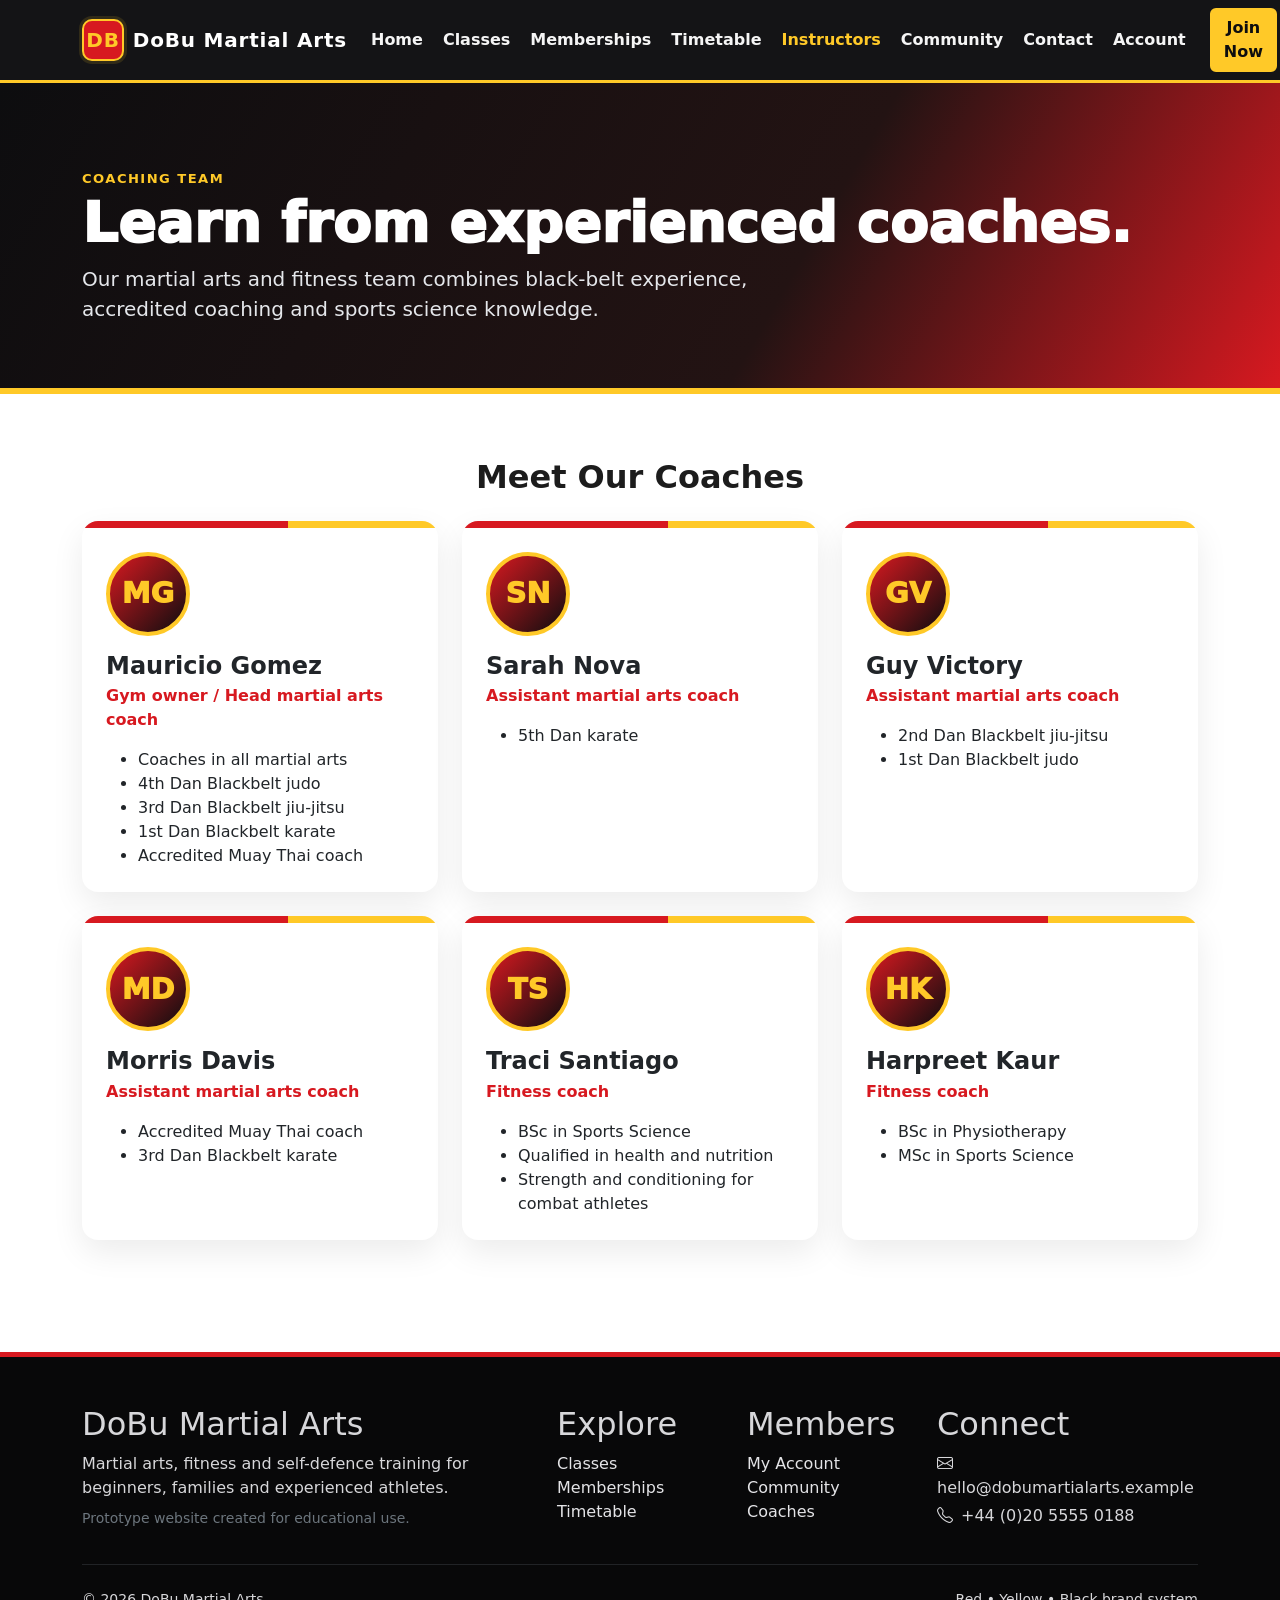
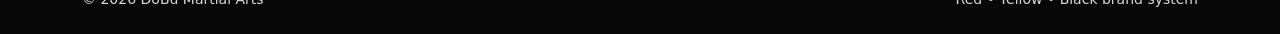
<file: instructors.html>
<!doctype html>
<html lang="en">
<head>
  <meta charset="utf-8">
  <meta name="viewport" content="width=device-width, initial-scale=1">
  <meta name="description" content="Meet the martial arts and fitness coaching team at DoBu Martial Arts.">
  <meta name="theme-color" content="#0d0d0f">
  <title>Instructors | DoBu Martial Arts</title>
  <link href="https://cdn.jsdelivr.net/npm/bootstrap@5.3.3/dist/css/bootstrap.min.css" rel="stylesheet">
  <link href="https://cdn.jsdelivr.net/npm/bootstrap-icons@1.11.3/font/bootstrap-icons.min.css" rel="stylesheet">
  <link href="styles.css" rel="stylesheet">
</head>
<body>
<a href="#main-content" class="skip-link">Skip to main content</a>
<nav class="navbar navbar-expand-xl navbar-dark sticky-top" aria-label="Main navigation">
  <div class="container">
    <a class="navbar-brand d-flex align-items-center" href="index.html"><span class="brand-mark">DB</span> DoBu Martial Arts</a>
    <button class="navbar-toggler" type="button" data-bs-toggle="collapse" data-bs-target="#mainNav" aria-controls="mainNav" aria-expanded="false" aria-label="Toggle navigation"><span class="navbar-toggler-icon"></span></button>
    <div class="collapse navbar-collapse" id="mainNav">
      <ul class="navbar-nav ms-auto align-items-xl-center gap-xl-1"><li class="nav-item"><a class="nav-link " href="index.html">Home</a></li><li class="nav-item"><a class="nav-link " href="classes.html">Classes</a></li><li class="nav-item"><a class="nav-link " href="memberships.html">Memberships</a></li><li class="nav-item"><a class="nav-link " href="timetable.html">Timetable</a></li><li class="nav-item"><a class="nav-link active" href="instructors.html">Instructors</a></li><li class="nav-item"><a class="nav-link " href="community.html">Community</a></li><li class="nav-item"><a class="nav-link " href="contact.html">Contact</a></li><li class="nav-item"><a class="nav-link " href="account.html">Account</a></li></ul>
      <a class="btn btn-yellow ms-xl-3 mt-3 mt-xl-0" href="memberships.html">Join Now</a>
    </div>
  </div>
</nav>

<main id="main-content">
<section class="page-hero"><div class="container"><div class="section-kicker text-dma-yellow">Coaching Team</div><h1 class="display-4">Learn from experienced coaches.</h1><p class="lead mb-0">Our martial arts and fitness team combines black-belt experience, accredited coaching and sports science knowledge.</p></div></section>
<section class="py-5">
    <div class="container py-3">

        <h2 class="text-center fw-bold mb-4">Meet Our Coaches</h2>

        <div class="row g-4">

            <div class="col-md-6 col-xl-4">
                <article class="coach-card card">
                    <div class="card-stripe"></div>
                    <div class="card-body p-4">
                        <div class="coach-avatar mb-3">MG</div>
                        <h3 class="h4 fw-bold mb-1">Mauricio Gomez</h3>
                        <p class="text-dma-red fw-bold">
                            Gym owner / Head martial arts coach
                        </p>
                        <ul class="mb-0">
                            <li>Coaches in all martial arts</li>
                            <li>4th Dan Blackbelt judo</li>
                            <li>3rd Dan Blackbelt jiu-jitsu</li>
                            <li>1st Dan Blackbelt karate</li>
                            <li>Accredited Muay Thai coach</li>
                        </ul>
                    </div>
                </article>
            </div>

            <div class="col-md-6 col-xl-4">
                <article class="coach-card card">
                    <div class="card-stripe"></div>
                    <div class="card-body p-4">
                        <div class="coach-avatar mb-3">SN</div>
                        <h3 class="h4 fw-bold mb-1">Sarah Nova</h3>
                        <p class="text-dma-red fw-bold">
                            Assistant martial arts coach
                        </p>
                        <ul class="mb-0">
                            <li>5th Dan karate</li>
                        </ul>
                    </div>
                </article>
            </div>

            <div class="col-md-6 col-xl-4">
                <article class="coach-card card">
                    <div class="card-stripe"></div>
                    <div class="card-body p-4">
                        <div class="coach-avatar mb-3">GV</div>
                        <h3 class="h4 fw-bold mb-1">Guy Victory</h3>
                        <p class="text-dma-red fw-bold">
                            Assistant martial arts coach
                        </p>
                        <ul class="mb-0">
                            <li>2nd Dan Blackbelt jiu-jitsu</li>
                            <li>1st Dan Blackbelt judo</li>
                        </ul>
                    </div>
                </article>
            </div>

            <div class="col-md-6 col-xl-4">
                <article class="coach-card card">
                    <div class="card-stripe"></div>
                    <div class="card-body p-4">
                        <div class="coach-avatar mb-3">MD</div>
                        <h3 class="h4 fw-bold mb-1">Morris Davis</h3>
                        <p class="text-dma-red fw-bold">
                            Assistant martial arts coach
                        </p>
                        <ul class="mb-0">
                            <li>Accredited Muay Thai coach</li>
                            <li>3rd Dan Blackbelt karate</li>
                        </ul>
                    </div>
                </article>
            </div>

            <div class="col-md-6 col-xl-4">
                <article class="coach-card card">
                    <div class="card-stripe"></div>
                    <div class="card-body p-4">
                        <div class="coach-avatar mb-3">TS</div>
                        <h3 class="h4 fw-bold mb-1">Traci Santiago</h3>
                        <p class="text-dma-red fw-bold">
                            Fitness coach
                        </p>
                        <ul class="mb-0">
                            <li>BSc in Sports Science</li>
                            <li>Qualified in health and nutrition</li>
                            <li>Strength and conditioning for combat athletes</li>
                        </ul>
                    </div>
                </article>
            </div>

            <div class="col-md-6 col-xl-4">
                <article class="coach-card card">
                    <div class="card-stripe"></div>
                    <div class="card-body p-4">
                        <div class="coach-avatar mb-3">HK</div>
                        <h3 class="h4 fw-bold mb-1">Harpreet Kaur</h3>
                        <p class="text-dma-red fw-bold">
                            Fitness coach
                        </p>
                        <ul class="mb-0">
                            <li>BSc in Physiotherapy</li>
                            <li>MSc in Sports Science</li>
                        </ul>
                    </div>
                </article>
            </div>

        </div>
    </div>
</section></main>
<footer class="pt-5 pb-4 mt-5">
  <div class="container">
    <div class="row g-4">
      <div class="col-lg-5"><h2>DoBu Martial Arts</h2><p class="mb-2">Martial arts, fitness and self-defence training for beginners, families and experienced athletes.</p><p class="small text-secondary mb-0">Prototype website created for educational use.</p></div>
      <div class="col-6 col-lg-2"><h2>Explore</h2><ul class="list-unstyled"><li><a href="classes.html">Classes</a></li><li><a href="memberships.html">Memberships</a></li><li><a href="timetable.html">Timetable</a></li></ul></div>
      <div class="col-6 col-lg-2"><h2>Members</h2><ul class="list-unstyled"><li><a href="account.html">My Account</a></li><li><a href="community.html">Community</a></li><li><a href="instructors.html">Coaches</a></li></ul></div>
      <div class="col-lg-3"><h2>Connect</h2><p class="mb-1"><i class="bi bi-envelope me-2"></i>hello@dobumartialarts.example</p><p class="mb-0"><i class="bi bi-telephone me-2"></i>+44 (0)20 5555 0188</p></div>
    </div>
    <hr class="border-secondary my-4">
    <div class="d-flex justify-content-between flex-wrap gap-2 small"><span>© <span data-year></span> DoBu Martial Arts</span><span>Red • Yellow • Black brand system</span></div>
  </div>
</footer>
<script src="https://cdn.jsdelivr.net/npm/bootstrap@5.3.3/dist/js/bootstrap.bundle.min.js"></script>
<script src="app.js"></script>
</body></html>
</file>
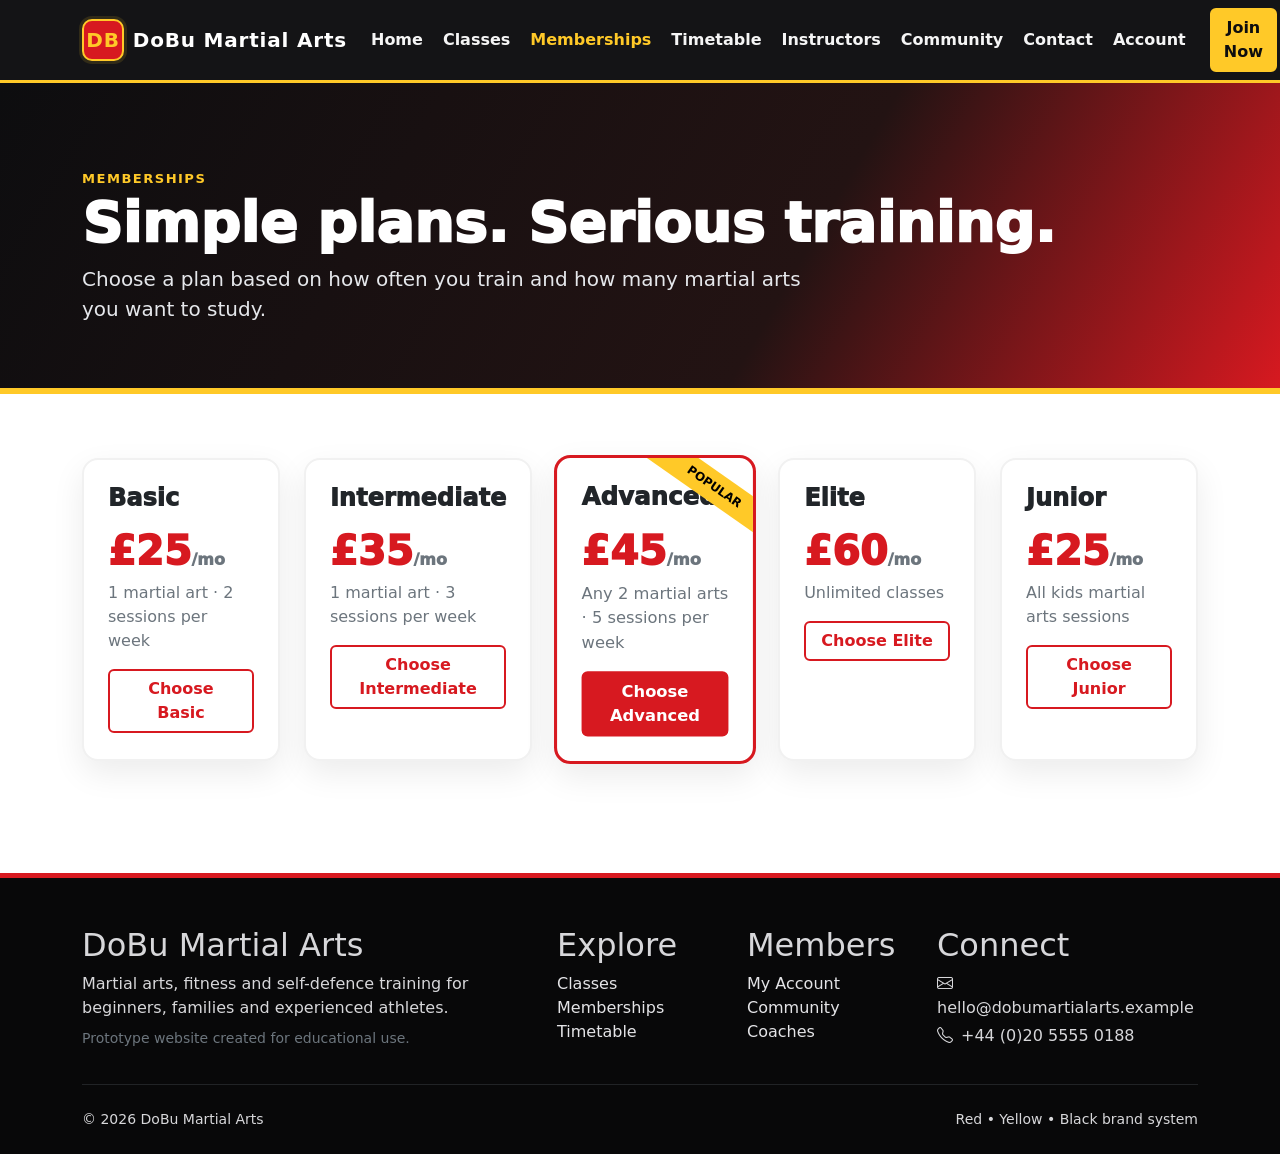
<file: memberships.html>
<!doctype html>
<html lang="en">
<head>
  <meta charset="utf-8">
  <meta name="viewport" content="width=device-width, initial-scale=1">
  <meta name="description" content="Compare DoBu Martial Arts membership plans, private tuition and specialist course prices.">
  <meta name="theme-color" content="#0d0d0f">
  <title>Memberships | DoBu Martial Arts</title>
  <link href="https://cdn.jsdelivr.net/npm/bootstrap@5.3.3/dist/css/bootstrap.min.css" rel="stylesheet">
  <link href="https://cdn.jsdelivr.net/npm/bootstrap-icons@1.11.3/font/bootstrap-icons.min.css" rel="stylesheet">
  <link href="styles.css" rel="stylesheet">
</head>
<body>
<a href="#main-content" class="skip-link">Skip to main content</a>
<nav class="navbar navbar-expand-xl navbar-dark sticky-top" aria-label="Main navigation">
  <div class="container">
    <a class="navbar-brand d-flex align-items-center" href="index.html"><span class="brand-mark">DB</span> DoBu Martial Arts</a>
    <button class="navbar-toggler" type="button" data-bs-toggle="collapse" data-bs-target="#mainNav" aria-controls="mainNav" aria-expanded="false" aria-label="Toggle navigation"><span class="navbar-toggler-icon"></span></button>
    <div class="collapse navbar-collapse" id="mainNav">
      <ul class="navbar-nav ms-auto align-items-xl-center gap-xl-1"><li class="nav-item"><a class="nav-link " href="index.html">Home</a></li><li class="nav-item"><a class="nav-link " href="classes.html">Classes</a></li><li class="nav-item"><a class="nav-link active" href="memberships.html">Memberships</a></li><li class="nav-item"><a class="nav-link " href="timetable.html">Timetable</a></li><li class="nav-item"><a class="nav-link " href="instructors.html">Instructors</a></li><li class="nav-item"><a class="nav-link " href="community.html">Community</a></li><li class="nav-item"><a class="nav-link " href="contact.html">Contact</a></li><li class="nav-item"><a class="nav-link " href="account.html">Account</a></li></ul>
      <a class="btn btn-yellow ms-xl-3 mt-3 mt-xl-0" href="memberships.html">Join Now</a>
    </div>
  </div>
</nav>

<main id="main-content">
<section class="page-hero"><div class="container"><div class="section-kicker text-dma-yellow">Memberships</div><h1 class="display-4">Simple plans. Serious training.</h1><p class="lead mb-0">Choose a plan based on how often you train and how many martial arts you want to study.</p></div></section>
<section class="py-5"><div class="container py-3">
<div class="row g-4 justify-content-center">
<div class="col-md-6 col-xl"><div class="price-card card"><div class="card-body p-4"><h2 class="plan-name h4">Basic</h2><div class="price">£25<span class="fs-6 text-secondary">/mo</span></div><p class="text-secondary">1 martial art · 2 sessions per week</p><a href="account.html" data-plan="Basic" class="btn btn-outline-dma w-100">Choose Basic</a></div></div></div>
<div class="col-md-6 col-xl"><div class="price-card card"><div class="card-body p-4"><h2 class="plan-name h4">Intermediate</h2><div class="price">£35<span class="fs-6 text-secondary">/mo</span></div><p class="text-secondary">1 martial art · 3 sessions per week</p><a href="account.html" data-plan="Intermediate" class="btn btn-outline-dma w-100">Choose Intermediate</a></div></div></div>
<div class="col-md-6 col-xl"><div class="price-card card featured"><div class="ribbon">POPULAR</div><div class="card-body p-4"><h2 class="plan-name h4">Advanced</h2><div class="price">£45<span class="fs-6 text-secondary">/mo</span></div><p class="text-secondary">Any 2 martial arts · 5 sessions per week</p><a href="account.html" data-plan="Advanced" class="btn btn-dma w-100">Choose Advanced</a></div></div></div>
<div class="col-md-6 col-xl"><div class="price-card card"><div class="card-body p-4"><h2 class="plan-name h4">Elite</h2><div class="price">£60<span class="fs-6 text-secondary">/mo</span></div><p class="text-secondary">Unlimited classes</p><a href="account.html" data-plan="Elite" class="btn btn-outline-dma w-100">Choose Elite</a></div></div></div>
<div class="col-md-6 col-xl"><div class="price-card card"><div class="card-body p-4"><h2 class="plan-name h4">Junior</h2><div class="price">£25<span class="fs-6 text-secondary">/mo</span></div><p class="text-secondary">All kids martial arts sessions</p><a href="account.html" data-plan="Junior" class="btn btn-outline-dma w-100">Choose Junior</a></div></div></div>
</div>
</main>
<footer class="pt-5 pb-4 mt-5">
  <div class="container">
    <div class="row g-4">
      <div class="col-lg-5"><h2>DoBu Martial Arts</h2><p class="mb-2">Martial arts, fitness and self-defence training for beginners, families and experienced athletes.</p><p class="small text-secondary mb-0">Prototype website created for educational use.</p></div>
      <div class="col-6 col-lg-2"><h2>Explore</h2><ul class="list-unstyled"><li><a href="classes.html">Classes</a></li><li><a href="memberships.html">Memberships</a></li><li><a href="timetable.html">Timetable</a></li></ul></div>
      <div class="col-6 col-lg-2"><h2>Members</h2><ul class="list-unstyled"><li><a href="account.html">My Account</a></li><li><a href="community.html">Community</a></li><li><a href="instructors.html">Coaches</a></li></ul></div>
      <div class="col-lg-3"><h2>Connect</h2><p class="mb-1"><i class="bi bi-envelope me-2"></i>hello@dobumartialarts.example</p><p class="mb-0"><i class="bi bi-telephone me-2"></i>+44 (0)20 5555 0188</p></div>
    </div>
    <hr class="border-secondary my-4">
    <div class="d-flex justify-content-between flex-wrap gap-2 small"><span>© <span data-year></span> DoBu Martial Arts</span><span>Red • Yellow • Black brand system</span></div>
  </div>
</footer>
<script src="https://cdn.jsdelivr.net/npm/bootstrap@5.3.3/dist/js/bootstrap.bundle.min.js"></script>
<script src="app.js"></script>
</body></html>
</file>
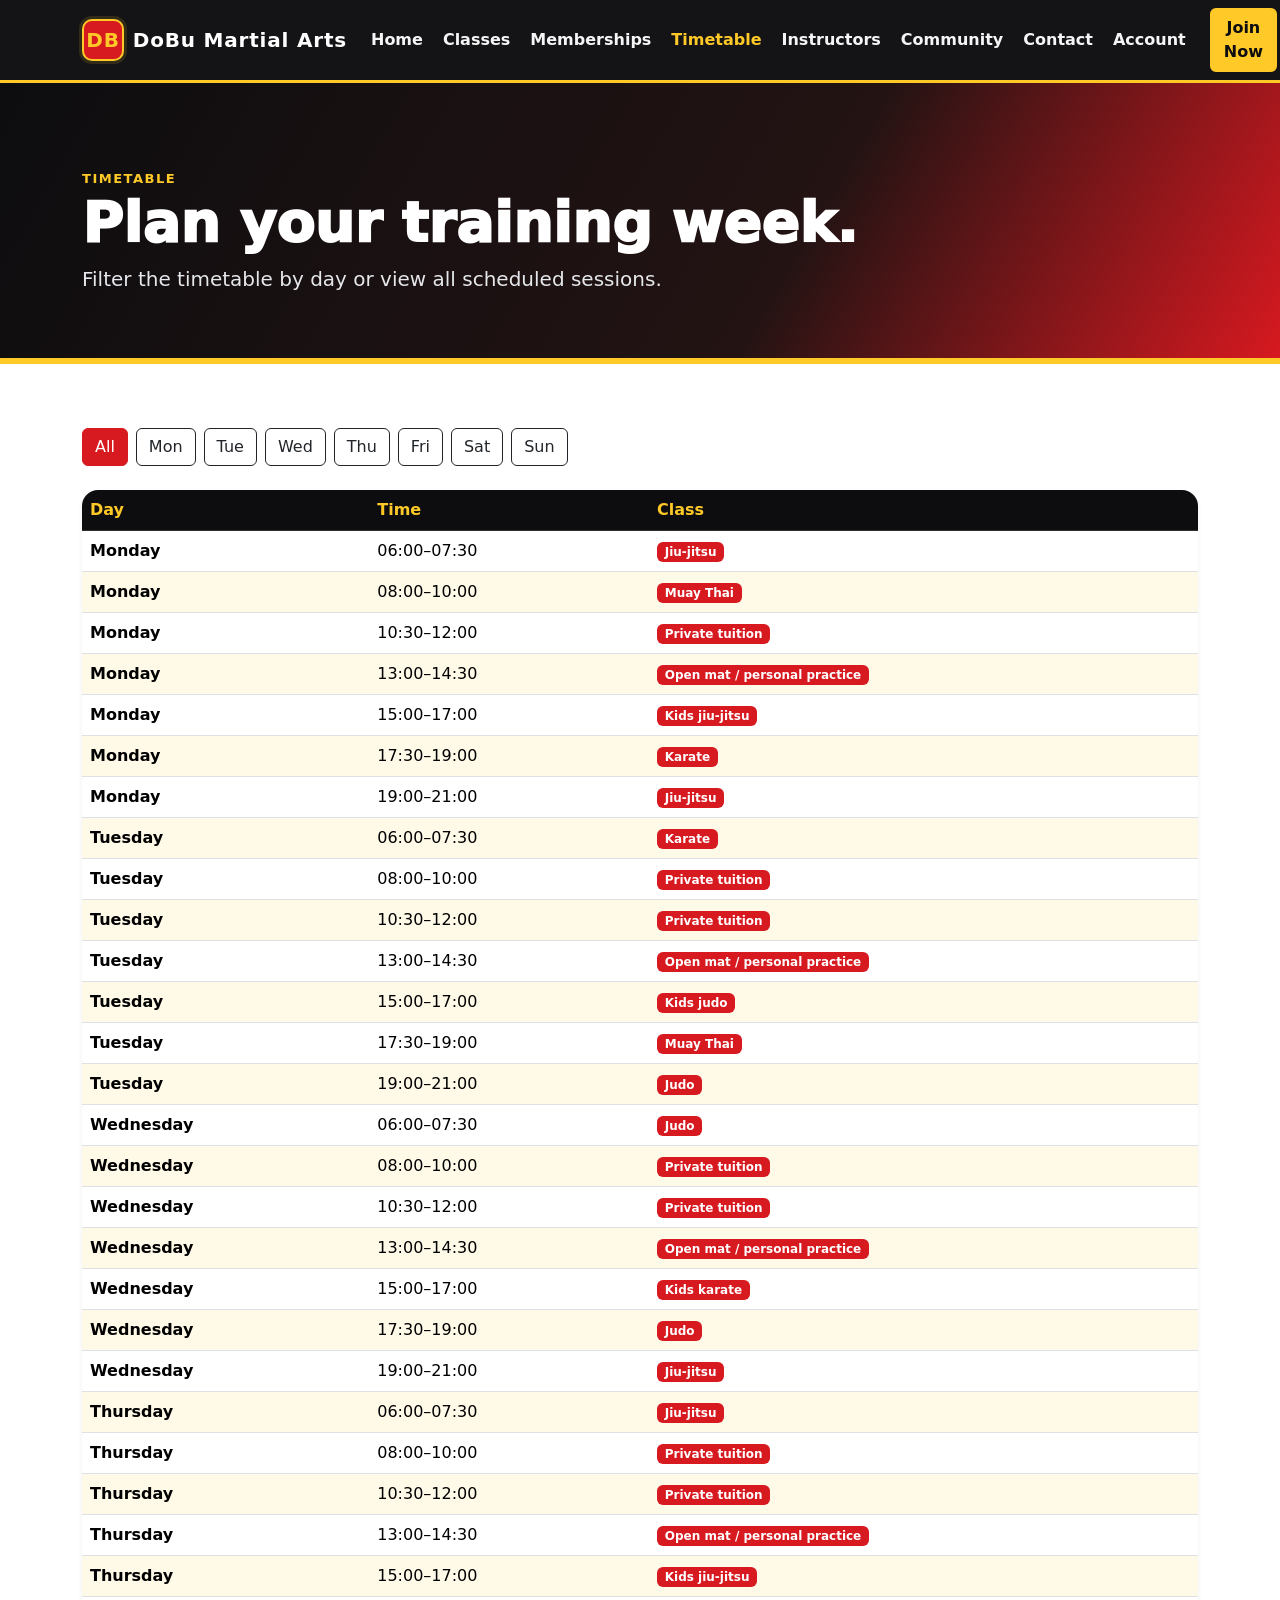
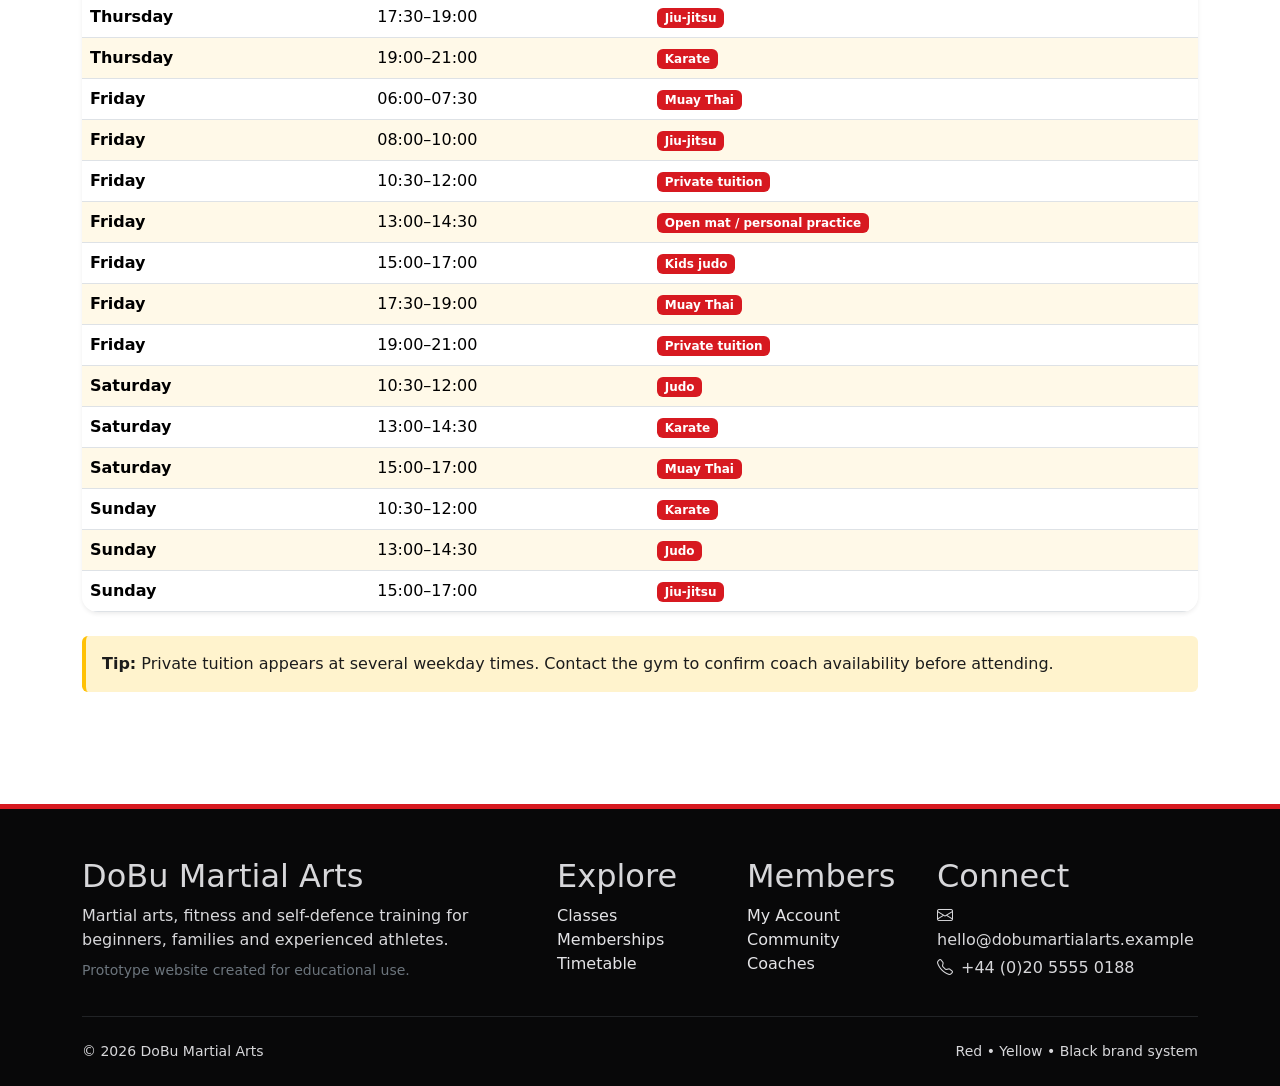
<file: timetable.html>
<!doctype html>
<html lang="en">
<head>
  <meta charset="utf-8">
  <meta name="viewport" content="width=device-width, initial-scale=1">
  <meta name="description" content="Weekly DoBu Martial Arts class timetable for jiu-jitsu, judo, karate, Muay Thai and private tuition.">
  <meta name="theme-color" content="#0d0d0f">
  <title>Timetable | DoBu Martial Arts</title>
  <link href="https://cdn.jsdelivr.net/npm/bootstrap@5.3.3/dist/css/bootstrap.min.css" rel="stylesheet">
  <link href="https://cdn.jsdelivr.net/npm/bootstrap-icons@1.11.3/font/bootstrap-icons.min.css" rel="stylesheet">
  <link href="styles.css" rel="stylesheet">
</head>
<body>
<a href="#main-content" class="skip-link">Skip to main content</a>
<nav class="navbar navbar-expand-xl navbar-dark sticky-top" aria-label="Main navigation">
  <div class="container">
    <a class="navbar-brand d-flex align-items-center" href="index.html"><span class="brand-mark">DB</span> DoBu Martial Arts</a>
    <button class="navbar-toggler" type="button" data-bs-toggle="collapse" data-bs-target="#mainNav" aria-controls="mainNav" aria-expanded="false" aria-label="Toggle navigation"><span class="navbar-toggler-icon"></span></button>
    <div class="collapse navbar-collapse" id="mainNav">
      <ul class="navbar-nav ms-auto align-items-xl-center gap-xl-1"><li class="nav-item"><a class="nav-link " href="index.html">Home</a></li><li class="nav-item"><a class="nav-link " href="classes.html">Classes</a></li><li class="nav-item"><a class="nav-link " href="memberships.html">Memberships</a></li><li class="nav-item"><a class="nav-link active" href="timetable.html">Timetable</a></li><li class="nav-item"><a class="nav-link " href="instructors.html">Instructors</a></li><li class="nav-item"><a class="nav-link " href="community.html">Community</a></li><li class="nav-item"><a class="nav-link " href="contact.html">Contact</a></li><li class="nav-item"><a class="nav-link " href="account.html">Account</a></li></ul>
      <a class="btn btn-yellow ms-xl-3 mt-3 mt-xl-0" href="memberships.html">Join Now</a>
    </div>
  </div>
</nav>

<main id="main-content">
<section class="page-hero"><div class="container"><div class="section-kicker text-dma-yellow">Timetable</div><h1 class="display-4">Plan your training week.</h1><p class="lead mb-0">Filter the timetable by day or view all scheduled sessions.</p></div></section>
<section class="py-5">
  <div class="container py-3">
<div
    class="d-flex flex-wrap gap-2 mb-4"
    role="group"
    aria-label="Filter timetable by day"
>
    <button
        type="button"
        class="btn btn-dark timeline-day-btn active"
        data-day="all"
    >
        All
    </button>

    <button
        type="button"
        class="btn btn-outline-dark timeline-day-btn"
        data-day="Monday"
    >
        Mon
    </button>

    <button
        type="button"
        class="btn btn-outline-dark timeline-day-btn"
        data-day="Tuesday"
    >
        Tue
    </button>

    <button
        type="button"
        class="btn btn-outline-dark timeline-day-btn"
        data-day="Wednesday"
    >
        Wed
    </button>

    <button
        type="button"
        class="btn btn-outline-dark timeline-day-btn"
        data-day="Thursday"
    >
        Thu
    </button>

    <button
        type="button"
        class="btn btn-outline-dark timeline-day-btn"
        data-day="Friday"
    >
        Fri
    </button>

    <button
        type="button"
        class="btn btn-outline-dark timeline-day-btn"
        data-day="Saturday"
    >
        Sat
    </button>

    <button
        type="button"
        class="btn btn-outline-dark timeline-day-btn"
        data-day="Sunday"
    >
        Sun
    </button>
</div><div class="table-responsive shadow-sm rounded-4"><table class="table table-dma table-hover mb-0"><thead><tr><th>Day</th><th>Time</th><th>Class</th></tr></thead><tbody><tr data-schedule-day="Monday"><td class="fw-bold">Monday</td><td>06:00–07:30</td><td><span class="badge badge-class">Jiu-jitsu</span></td></tr><tr data-schedule-day="Monday"><td class="fw-bold">Monday</td><td>08:00–10:00</td><td><span class="badge badge-class">Muay Thai</span></td></tr><tr data-schedule-day="Monday"><td class="fw-bold">Monday</td><td>10:30–12:00</td><td><span class="badge badge-class">Private tuition</span></td></tr><tr data-schedule-day="Monday"><td class="fw-bold">Monday</td><td>13:00–14:30</td><td><span class="badge badge-class">Open mat / personal practice</span></td></tr><tr data-schedule-day="Monday"><td class="fw-bold">Monday</td><td>15:00–17:00</td><td><span class="badge badge-class">Kids jiu-jitsu</span></td></tr><tr data-schedule-day="Monday"><td class="fw-bold">Monday</td><td>17:30–19:00</td><td><span class="badge badge-class">Karate</span></td></tr><tr data-schedule-day="Monday"><td class="fw-bold">Monday</td><td>19:00–21:00</td><td><span class="badge badge-class">Jiu-jitsu</span></td></tr><tr data-schedule-day="Tuesday"><td class="fw-bold">Tuesday</td><td>06:00–07:30</td><td><span class="badge badge-class">Karate</span></td></tr><tr data-schedule-day="Tuesday"><td class="fw-bold">Tuesday</td><td>08:00–10:00</td><td><span class="badge badge-class">Private tuition</span></td></tr><tr data-schedule-day="Tuesday"><td class="fw-bold">Tuesday</td><td>10:30–12:00</td><td><span class="badge badge-class">Private tuition</span></td></tr><tr data-schedule-day="Tuesday"><td class="fw-bold">Tuesday</td><td>13:00–14:30</td><td><span class="badge badge-class">Open mat / personal practice</span></td></tr><tr data-schedule-day="Tuesday"><td class="fw-bold">Tuesday</td><td>15:00–17:00</td><td><span class="badge badge-class">Kids judo</span></td></tr><tr data-schedule-day="Tuesday"><td class="fw-bold">Tuesday</td><td>17:30–19:00</td><td><span class="badge badge-class">Muay Thai</span></td></tr><tr data-schedule-day="Tuesday"><td class="fw-bold">Tuesday</td><td>19:00–21:00</td><td><span class="badge badge-class">Judo</span></td></tr><tr data-schedule-day="Wednesday"><td class="fw-bold">Wednesday</td><td>06:00–07:30</td><td><span class="badge badge-class">Judo</span></td></tr><tr data-schedule-day="Wednesday"><td class="fw-bold">Wednesday</td><td>08:00–10:00</td><td><span class="badge badge-class">Private tuition</span></td></tr><tr data-schedule-day="Wednesday"><td class="fw-bold">Wednesday</td><td>10:30–12:00</td><td><span class="badge badge-class">Private tuition</span></td></tr><tr data-schedule-day="Wednesday"><td class="fw-bold">Wednesday</td><td>13:00–14:30</td><td><span class="badge badge-class">Open mat / personal practice</span></td></tr><tr data-schedule-day="Wednesday"><td class="fw-bold">Wednesday</td><td>15:00–17:00</td><td><span class="badge badge-class">Kids karate</span></td></tr><tr data-schedule-day="Wednesday"><td class="fw-bold">Wednesday</td><td>17:30–19:00</td><td><span class="badge badge-class">Judo</span></td></tr><tr data-schedule-day="Wednesday"><td class="fw-bold">Wednesday</td><td>19:00–21:00</td><td><span class="badge badge-class">Jiu-jitsu</span></td></tr><tr data-schedule-day="Thursday"><td class="fw-bold">Thursday</td><td>06:00–07:30</td><td><span class="badge badge-class">Jiu-jitsu</span></td></tr><tr data-schedule-day="Thursday"><td class="fw-bold">Thursday</td><td>08:00–10:00</td><td><span class="badge badge-class">Private tuition</span></td></tr><tr data-schedule-day="Thursday"><td class="fw-bold">Thursday</td><td>10:30–12:00</td><td><span class="badge badge-class">Private tuition</span></td></tr><tr data-schedule-day="Thursday"><td class="fw-bold">Thursday</td><td>13:00–14:30</td><td><span class="badge badge-class">Open mat / personal practice</span></td></tr><tr data-schedule-day="Thursday"><td class="fw-bold">Thursday</td><td>15:00–17:00</td><td><span class="badge badge-class">Kids jiu-jitsu</span></td></tr><tr data-schedule-day="Thursday"><td class="fw-bold">Thursday</td><td>17:30–19:00</td><td><span class="badge badge-class">Jiu-jitsu</span></td></tr><tr data-schedule-day="Thursday"><td class="fw-bold">Thursday</td><td>19:00–21:00</td><td><span class="badge badge-class">Karate</span></td></tr><tr data-schedule-day="Friday"><td class="fw-bold">Friday</td><td>06:00–07:30</td><td><span class="badge badge-class">Muay Thai</span></td></tr><tr data-schedule-day="Friday"><td class="fw-bold">Friday</td><td>08:00–10:00</td><td><span class="badge badge-class">Jiu-jitsu</span></td></tr><tr data-schedule-day="Friday"><td class="fw-bold">Friday</td><td>10:30–12:00</td><td><span class="badge badge-class">Private tuition</span></td></tr><tr data-schedule-day="Friday"><td class="fw-bold">Friday</td><td>13:00–14:30</td><td><span class="badge badge-class">Open mat / personal practice</span></td></tr><tr data-schedule-day="Friday"><td class="fw-bold">Friday</td><td>15:00–17:00</td><td><span class="badge badge-class">Kids judo</span></td></tr><tr data-schedule-day="Friday"><td class="fw-bold">Friday</td><td>17:30–19:00</td><td><span class="badge badge-class">Muay Thai</span></td></tr><tr data-schedule-day="Friday"><td class="fw-bold">Friday</td><td>19:00–21:00</td><td><span class="badge badge-class">Private tuition</span></td></tr><tr data-schedule-day="Saturday"><td class="fw-bold">Saturday</td><td>10:30–12:00</td><td><span class="badge badge-class">Judo</span></td></tr><tr data-schedule-day="Saturday"><td class="fw-bold">Saturday</td><td>13:00–14:30</td><td><span class="badge badge-class">Karate</span></td></tr><tr data-schedule-day="Saturday"><td class="fw-bold">Saturday</td><td>15:00–17:00</td><td><span class="badge badge-class">Muay Thai</span></td></tr><tr data-schedule-day="Sunday"><td class="fw-bold">Sunday</td><td>10:30–12:00</td><td><span class="badge badge-class">Karate</span></td></tr><tr data-schedule-day="Sunday"><td class="fw-bold">Sunday</td><td>13:00–14:30</td><td><span class="badge badge-class">Judo</span></td></tr><tr data-schedule-day="Sunday"><td class="fw-bold">Sunday</td><td>15:00–17:00</td><td><span class="badge badge-class">Jiu-jitsu</span></td></tr></tbody></table></div>
<div class="prototype-note p-3 rounded mt-4"><strong>Tip:</strong> Private tuition appears at several weekday times. Contact the gym to confirm coach availability before attending.</div>
  </div>
</section>
</main>
<footer class="pt-5 pb-4 mt-5">
  <div class="container">
    <div class="row g-4">
      <div class="col-lg-5"><h2>DoBu Martial Arts</h2><p class="mb-2">Martial arts, fitness and self-defence training for beginners, families and experienced athletes.</p><p class="small text-secondary mb-0">Prototype website created for educational use.</p></div>
      <div class="col-6 col-lg-2"><h2>Explore</h2><ul class="list-unstyled"><li><a href="classes.html">Classes</a></li><li><a href="memberships.html">Memberships</a></li><li><a href="timetable.html">Timetable</a></li></ul></div>
      <div class="col-6 col-lg-2"><h2>Members</h2><ul class="list-unstyled"><li><a href="account.html">My Account</a></li><li><a href="community.html">Community</a></li><li><a href="instructors.html">Coaches</a></li></ul></div>
      <div class="col-lg-3"><h2>Connect</h2><p class="mb-1"><i class="bi bi-envelope me-2"></i>hello@dobumartialarts.example</p><p class="mb-0"><i class="bi bi-telephone me-2"></i>+44 (0)20 5555 0188</p></div>
    </div>
    <hr class="border-secondary my-4">
    <div class="d-flex justify-content-between flex-wrap gap-2 small"><span>© <span data-year></span> DoBu Martial Arts</span><span>Red • Yellow • Black brand system</span></div>
  </div>
</footer>
<script src="https://cdn.jsdelivr.net/npm/bootstrap@5.3.3/dist/js/bootstrap.bundle.min.js"></script>
<script src="app.js"></script>
</body></html>
</file>
<file: styles.css>
:root {
  --dma-red: #d71920;
  --dma-red-dark: #9f1015;
  --dma-yellow: #ffc928;
  --dma-black: #0d0d0f;
  --dma-charcoal: #1a1a1f;
  --dma-cream: #fff9e8;
  --dma-white: #ffffff;
  --dma-muted: #6b7280;
}

html { scroll-behavior: smooth; }
body {
  font-family: Inter, system-ui, -apple-system, BlinkMacSystemFont, "Segoe UI", sans-serif;
  color: #1c1c1c;
  background: #fff;
}

.skip-link {
  position: absolute;
  top: -50px;
  left: 1rem;
  z-index: 2000;
  background: var(--dma-yellow);
  color: var(--dma-black);
  padding: .7rem 1rem;
  font-weight: 800;
  border-radius: .5rem;
}
.skip-link:focus { top: 1rem; }

.navbar {
  background: rgba(13, 13, 15, .97) !important;
  border-bottom: 3px solid var(--dma-yellow);
}
.navbar-brand { font-weight: 900; letter-spacing: .04em; }
.brand-mark {
  width: 42px; height: 42px; display: inline-grid; place-items: center;
  background: var(--dma-red); color: var(--dma-yellow); border: 2px solid var(--dma-yellow);
  border-radius: 10px; font-weight: 900; margin-right: .55rem;
  box-shadow: 0 0 0 3px rgba(255,201,40,.12);
}
.navbar .nav-link { color: #f5f5f5 !important; font-weight: 650; }
.navbar .nav-link:hover, .navbar .nav-link.active { color: var(--dma-yellow) !important; }
.navbar-toggler { border-color: rgba(255,255,255,.3); }

.btn-dma {
  background: var(--dma-red);
  color: white;
  border: 2px solid var(--dma-red);
  font-weight: 800;
}
.btn-dma:hover, .btn-dma:focus { background: var(--dma-red-dark); border-color: var(--dma-red-dark); color: white; }
.btn-yellow {
  background: var(--dma-yellow); color: var(--dma-black); border: 2px solid var(--dma-yellow); font-weight: 850;
}
.btn-yellow:hover, .btn-yellow:focus { background: #e9af00; border-color: #e9af00; color: #000; }
.btn-outline-dma { border: 2px solid var(--dma-red); color: var(--dma-red); font-weight: 800; }
.btn-outline-dma:hover { background: var(--dma-red); color: #fff; }

.hero {
  position: relative;
  min-height: 72vh;
  display: flex;
  align-items: center;
  overflow: hidden;
  color: white;
  background:
    radial-gradient(circle at 78% 28%, rgba(255,201,40,.20), transparent 26%),
    linear-gradient(125deg, rgba(215,25,32,.98), rgba(13,13,15,.98) 58%, #000 100%);
}
.hero::before {
  content: "";
  position: absolute; inset: 0;
  background-image: repeating-linear-gradient(135deg, transparent 0 34px, rgba(255,255,255,.03) 34px 36px);
}
.hero .container { position: relative; z-index: 2; }
.hero-kicker { color: var(--dma-yellow); font-weight: 900; letter-spacing: .16em; text-transform: uppercase; }
.hero h1 { font-weight: 950; font-size: clamp(2.7rem, 7vw, 5.6rem); line-height: .96; }
.hero h1 .accent { color: var(--dma-yellow); }
.hero-panel {
  background: rgba(0,0,0,.36);
  border: 1px solid rgba(255,255,255,.15);
  border-left: 5px solid var(--dma-yellow);
  border-radius: 1rem;
  backdrop-filter: blur(8px);
}
.hero-badge { display:inline-flex; align-items:center; gap:.45rem; background:var(--dma-yellow); color:#000; padding:.4rem .75rem; border-radius:999px; font-weight:850; }

.page-hero {
  background: linear-gradient(120deg, var(--dma-black), #231313 62%, var(--dma-red));
  color: white;
  padding: 5.4rem 0 4rem;
  border-bottom: 6px solid var(--dma-yellow);
}
.page-hero h1 { font-weight: 950; }
.page-hero p { color: #e5e7eb; max-width: 760px; }

.section-title { font-weight: 950; color: var(--dma-black); }
.section-title .accent { color: var(--dma-red); }
.section-kicker { color: var(--dma-red); text-transform: uppercase; font-weight: 900; letter-spacing: .11em; font-size: .82rem; }

.feature-card, .class-card, .coach-card, .price-card, .info-card {
  border: 0;
  border-radius: 1rem;
  box-shadow: 0 12px 32px rgba(0,0,0,.08);
  height: 100%;
  overflow: hidden;
  transition: transform .2s ease, box-shadow .2s ease;
}
.feature-card:hover, .class-card:hover, .coach-card:hover, .price-card:hover { transform: translateY(-5px); box-shadow: 0 18px 40px rgba(0,0,0,.13); }
.card-stripe { height: 7px; background: linear-gradient(90deg, var(--dma-red) 0 58%, var(--dma-yellow) 58%); }
.icon-box {
  width: 52px; height: 52px; display:grid; place-items:center;
  background: var(--dma-yellow); color: var(--dma-black); border-radius: .9rem; font-size: 1.35rem; font-weight: 900;
}

.dark-section { background: var(--dma-black); color: white; }
.dark-section .text-secondary { color: #c5c7cb !important; }
.yellow-section { background: var(--dma-yellow); color: var(--dma-black); }
.red-section { background: var(--dma-red); color:white; }

.stat { border-left: 4px solid var(--dma-yellow); padding-left: 1rem; }
.stat strong { font-size: 2rem; font-weight: 950; }

.price-card { position: relative; border: 2px solid #f1f1f1; }
.price-card.featured { border: 3px solid var(--dma-red); transform: scale(1.02); }
.price-card .price { font-size: 2.5rem; font-weight: 950; color: var(--dma-red); }
.price-card .plan-name { font-weight: 950; }
.ribbon { position:absolute; top:14px; right:-36px; transform:rotate(35deg); background:var(--dma-yellow); color:#000; padding:.35rem 2.7rem; font-size:.73rem; font-weight:900; }

.table-dma thead th { background: var(--dma-black); color: var(--dma-yellow); border-color: #333; }
.table-dma td, .table-dma th { vertical-align: middle; }
.table-dma tbody tr:nth-child(even) td { background: #fff9e8; }
.badge-class { background: var(--dma-red); color:white; }

.coach-avatar {
  width: 84px; height: 84px; border-radius: 50%; display:grid; place-items:center;
  background: linear-gradient(135deg, var(--dma-red), var(--dma-black));
  color: var(--dma-yellow); font-size: 1.8rem; font-weight: 950; border: 4px solid var(--dma-yellow);
}

.form-control:focus, .form-select:focus {
  border-color: var(--dma-red);
  box-shadow: 0 0 0 .25rem rgba(215,25,32,.15);
}

.account-panel, .forum-panel {
  background: #fff;
  border-radius: 1rem;
  box-shadow: 0 14px 36px rgba(0,0,0,.08);
  border-top: 6px solid var(--dma-red);
}
.prototype-note { background: #fff3cd; border-left: 4px solid #ffc107; }

.forum-post { border-left: 4px solid var(--dma-red); background:#fafafa; border-radius:.75rem; }
.forum-meta { font-size:.88rem; color:#6b7280; }

.social-card { border:2px solid var(--dma-black); border-radius:1rem; transition:.2s; }
.social-card:hover { background:var(--dma-black); color:white; }
.social-card:hover a { color:var(--dma-yellow); }

footer { background: #080809; color: #d7d7da; border-top: 5px solid var(--dma-red); }
footer h5 { color: var(--dma-yellow); font-weight: 900; }
footer a { color: #e4e4e7; text-decoration: none; }
footer a:hover { color: var(--dma-yellow); }

.small-caps { text-transform: uppercase; letter-spacing: .08em; font-weight: 800; font-size: .8rem; }
.text-dma-red { color: var(--dma-red) !important; }
.text-dma-yellow { color: var(--dma-yellow) !important; }
.bg-dma-red { background: var(--dma-red) !important; }
.bg-dma-black { background: var(--dma-black) !important; }
.bg-dma-yellow { background: var(--dma-yellow) !important; }

.timeline-day-btn.active { background:var(--dma-red)!important; border-color:var(--dma-red)!important; color:white!important; }

@media (max-width: 991px) {
  .hero { min-height: auto; padding: 6rem 0 4rem; }
  .price-card.featured { transform: none; }
}

@media (prefers-reduced-motion: reduce) {
  *, *::before, *::after { scroll-behavior:auto!important; transition:none!important; }
}
</file>
